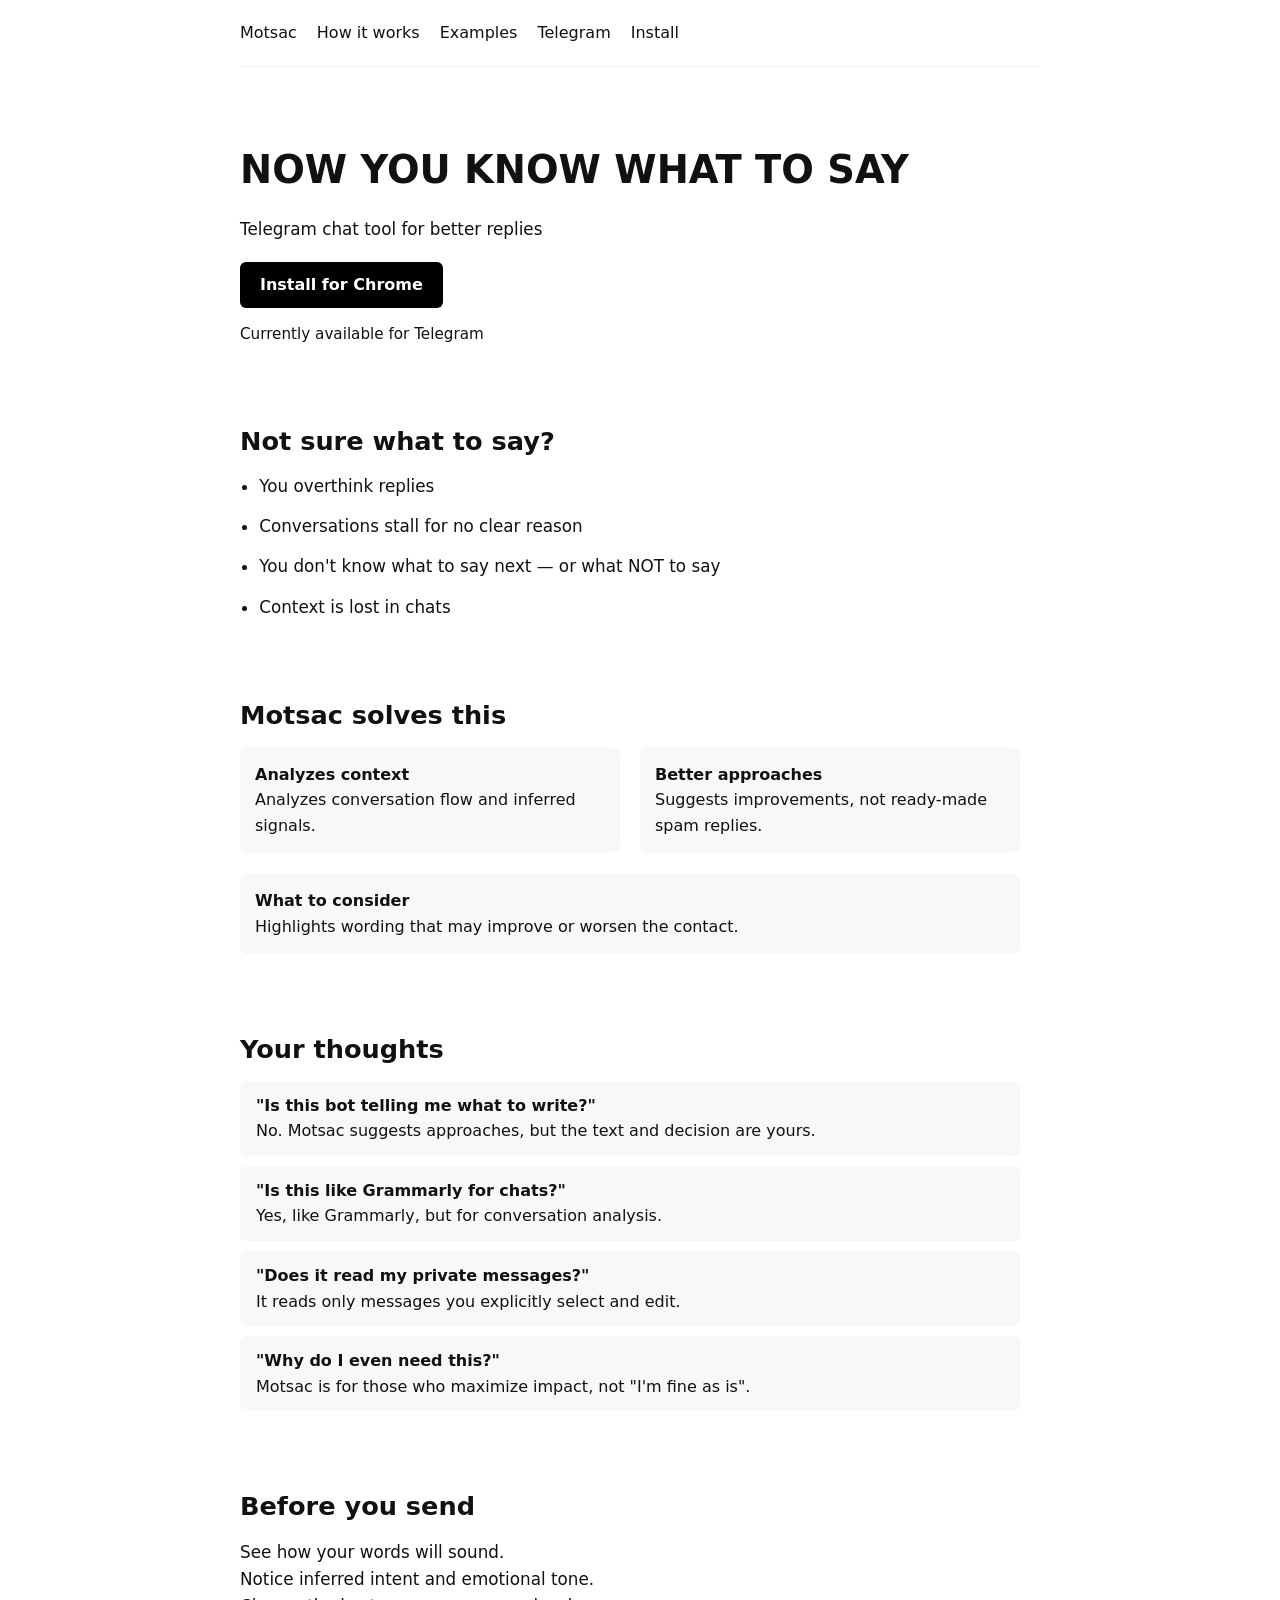
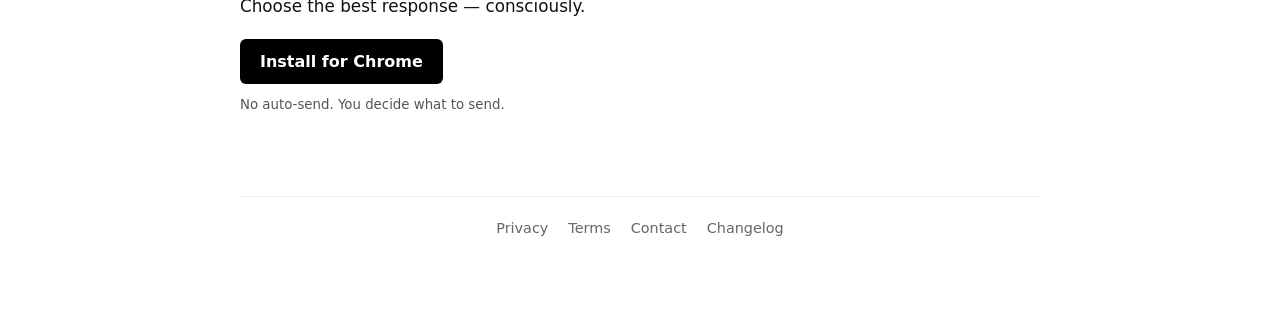
<file: index.html>
<!DOCTYPE html>
<html lang="en">
<head>
  <meta charset="UTF-8" />
  <meta name="viewport" content="width=device-width, initial-scale=1.0" />
  <title>Now You Know What To Say — Motsac</title>
  <meta name="description" content="Telegram chat tool for better replies">
  <link rel="stylesheet" href="styles.css?v=15">
  <!-- Google tag (gtag.js) -->
  <script async src="https://www.googletagmanager.com/gtag/js?id=G-V90RZD0FSQ"></script>
  <script>
    window.dataLayer = window.dataLayer || [];
    function gtag(){dataLayer.push(arguments);}
    gtag('js', new Date());

    gtag('config', 'G-V90RZD0FSQ');
  </script>
</head>
<body>

  <header>
    <nav>
      <a href="/">Motsac</a>
      <a href="/how-it-works/">How it works</a>
      <a href="/examples/">Examples</a>
      <a href="/telegram/">Telegram</a>
      <a href="/install/">Install</a>
    </nav>
  </header>

  <main>
  <section id="hero">
    <h1>Now you know what to say</h1>
    <p>Telegram chat tool for better replies</p>
    <div class="buttons">
      <a href="/install/" class="primary">Install for Chrome</a>
    </div>
    <div class="channels">
      <span>Currently available for Telegram</span>
    </div>
  </section>

  <section id="problem">
    <h2>Not sure what to say?</h2>
    <ul>
      <li>You overthink replies</li>
      <li>Conversations stall for no clear reason</li>
      <li>You don't know what to say next — or what NOT to say</li>
      <li>Context is lost in chats</li>
    </ul>
  </section>

  <section id="solution">
    <h2>Motsac solves this</h2>
    <div class="columns">
      <div><b>Analyzes context</b><br>Analyzes conversation flow and inferred signals.</div>
      <div><b>Better approaches</b><br>Suggests improvements, not ready-made spam replies.</div>
      <div><b>What to consider</b><br>Highlights wording that may improve or worsen the contact.</div>
    </div>
  </section>

  <section id="skeptic">
    <h2>Your thoughts</h2>
    <div class="usecases">
      <div><b>"Is this bot telling me what to write?"</b><br>
      No. Motsac suggests approaches, but the text and decision are yours.</div>

      <div><b>"Is this like Grammarly for chats?"</b><br>
      Yes, like Grammarly, but for conversation analysis.</div>

      <div><b>"Does it read my private messages?"</b><br>
      It reads only messages you explicitly select and edit.</div>

      <div><b>"Why do I even need this?"</b><br>
      Motsac is for those who maximize impact, not "I'm fine as is".</div>
    </div>
  </section>

  <section id="control">
    <h2>Before you send</h2>
    <p>
      See how your words will sound.<br>
      Notice inferred intent and emotional tone.<br>
      Choose the best response — consciously.
    </p>
    <div class="buttons">
      <a href="/install/" class="primary">Install for Chrome</a>
    </div>
    <small>No auto-send. You decide what to send.</small>
  </section>
  </main>

  <footer>
    <nav>
      <a href="/privacy/">Privacy</a>
      <a href="/terms/">Terms</a>
      <a href="/contact/">Contact</a>
      <a href="/changelog/">Changelog</a>
    </nav>
  </footer>

</body>
</html>
</file>
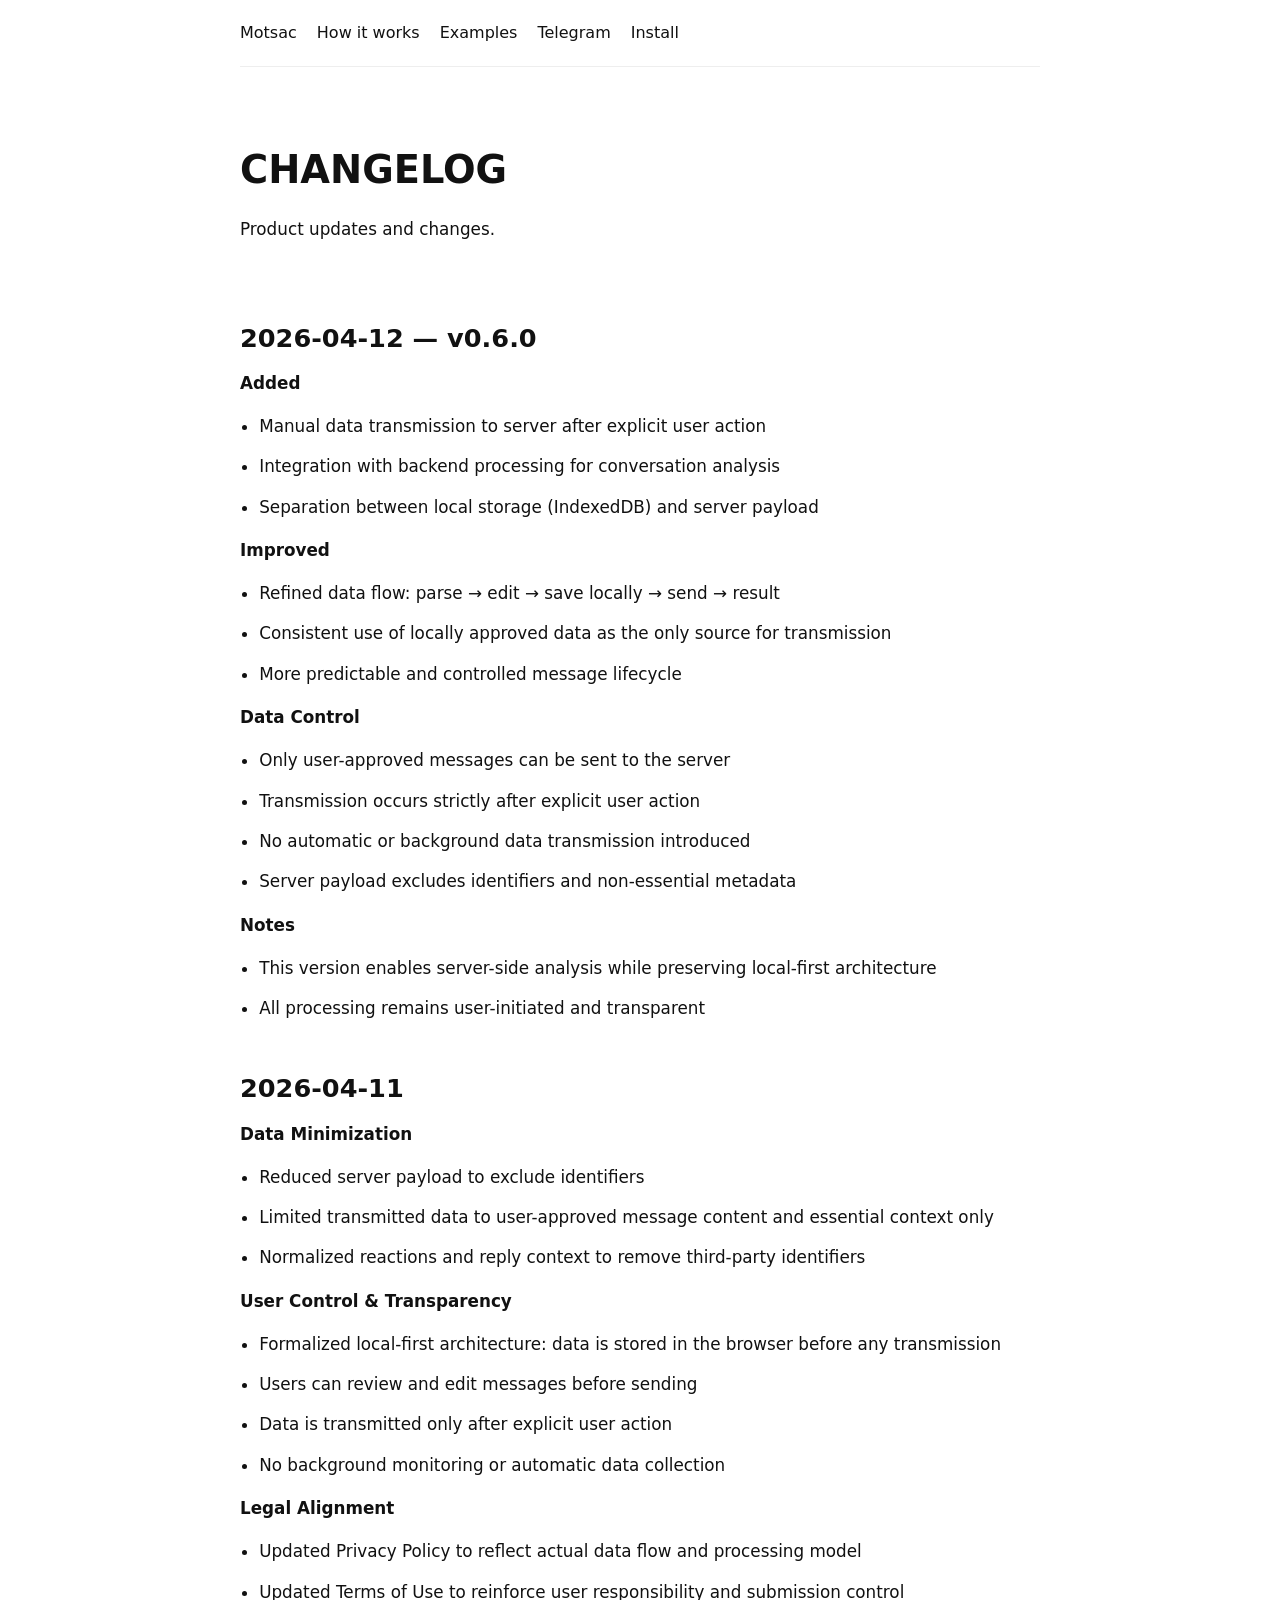
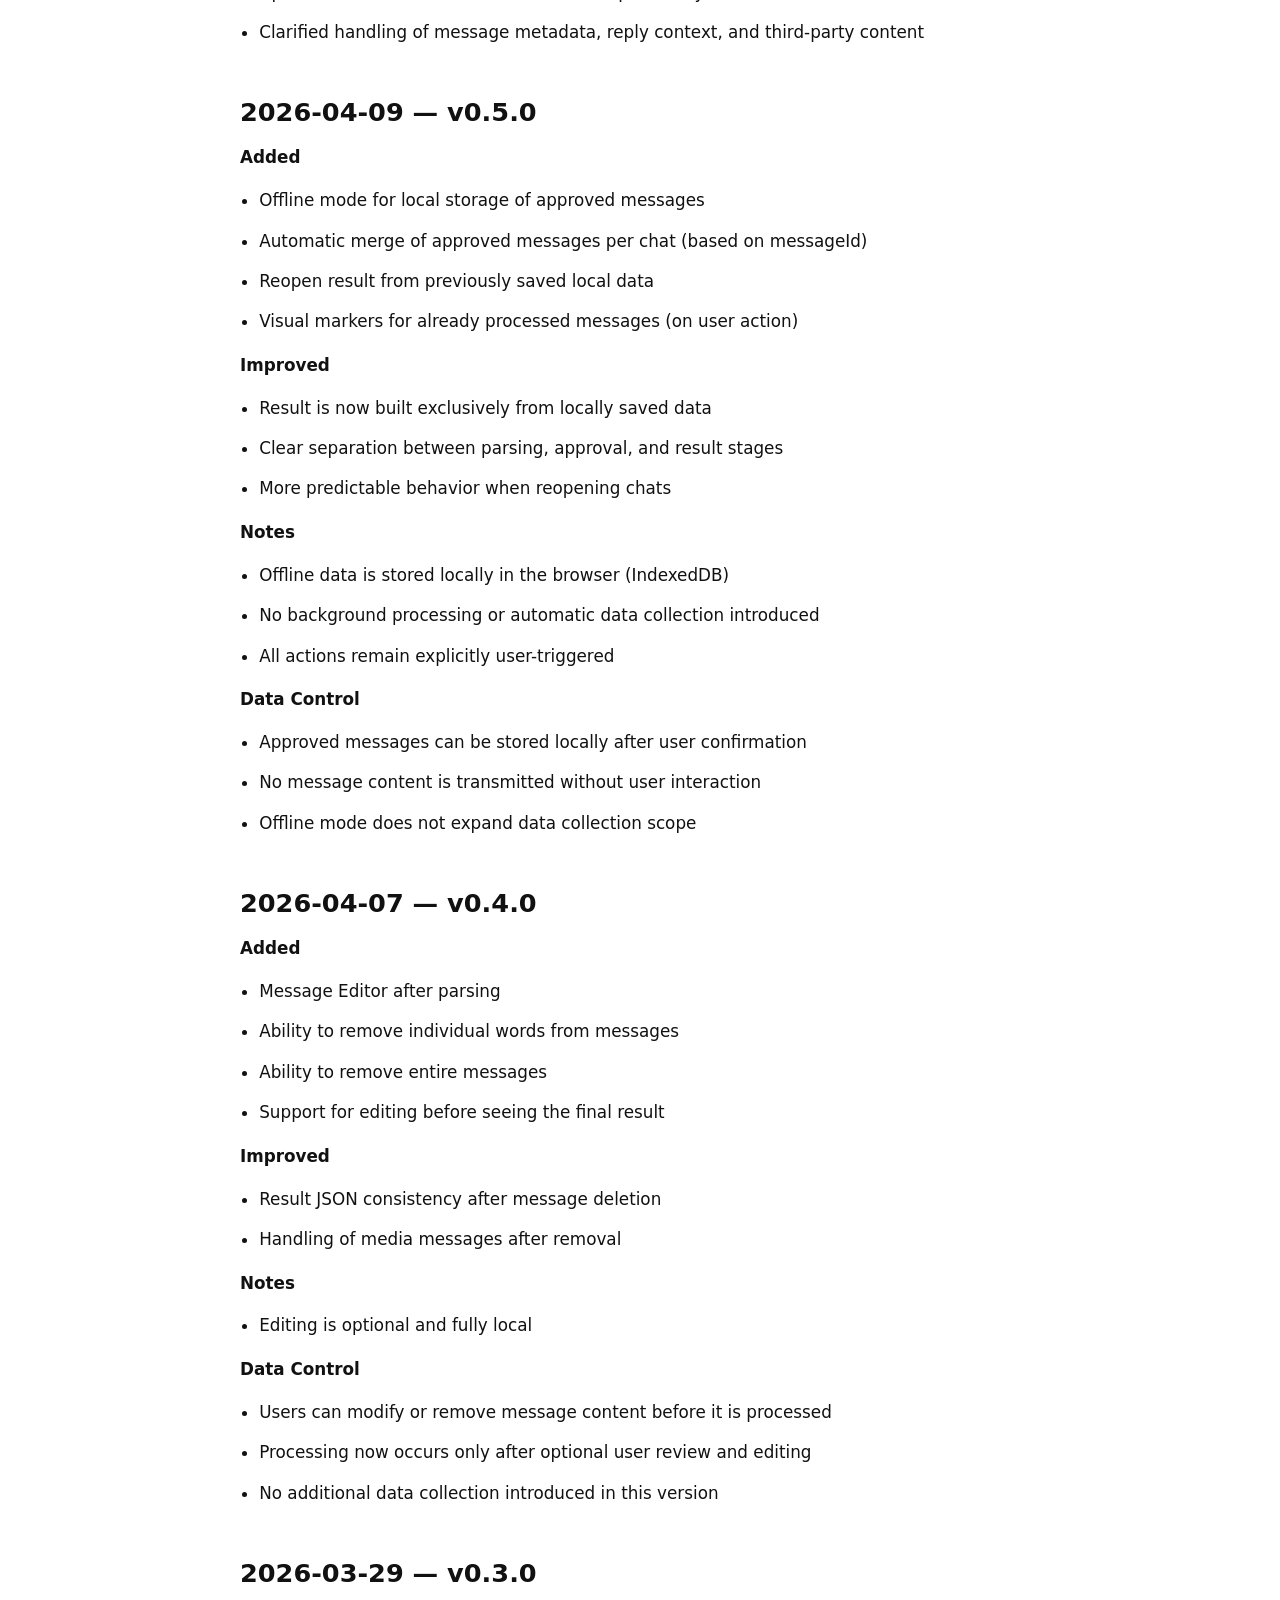
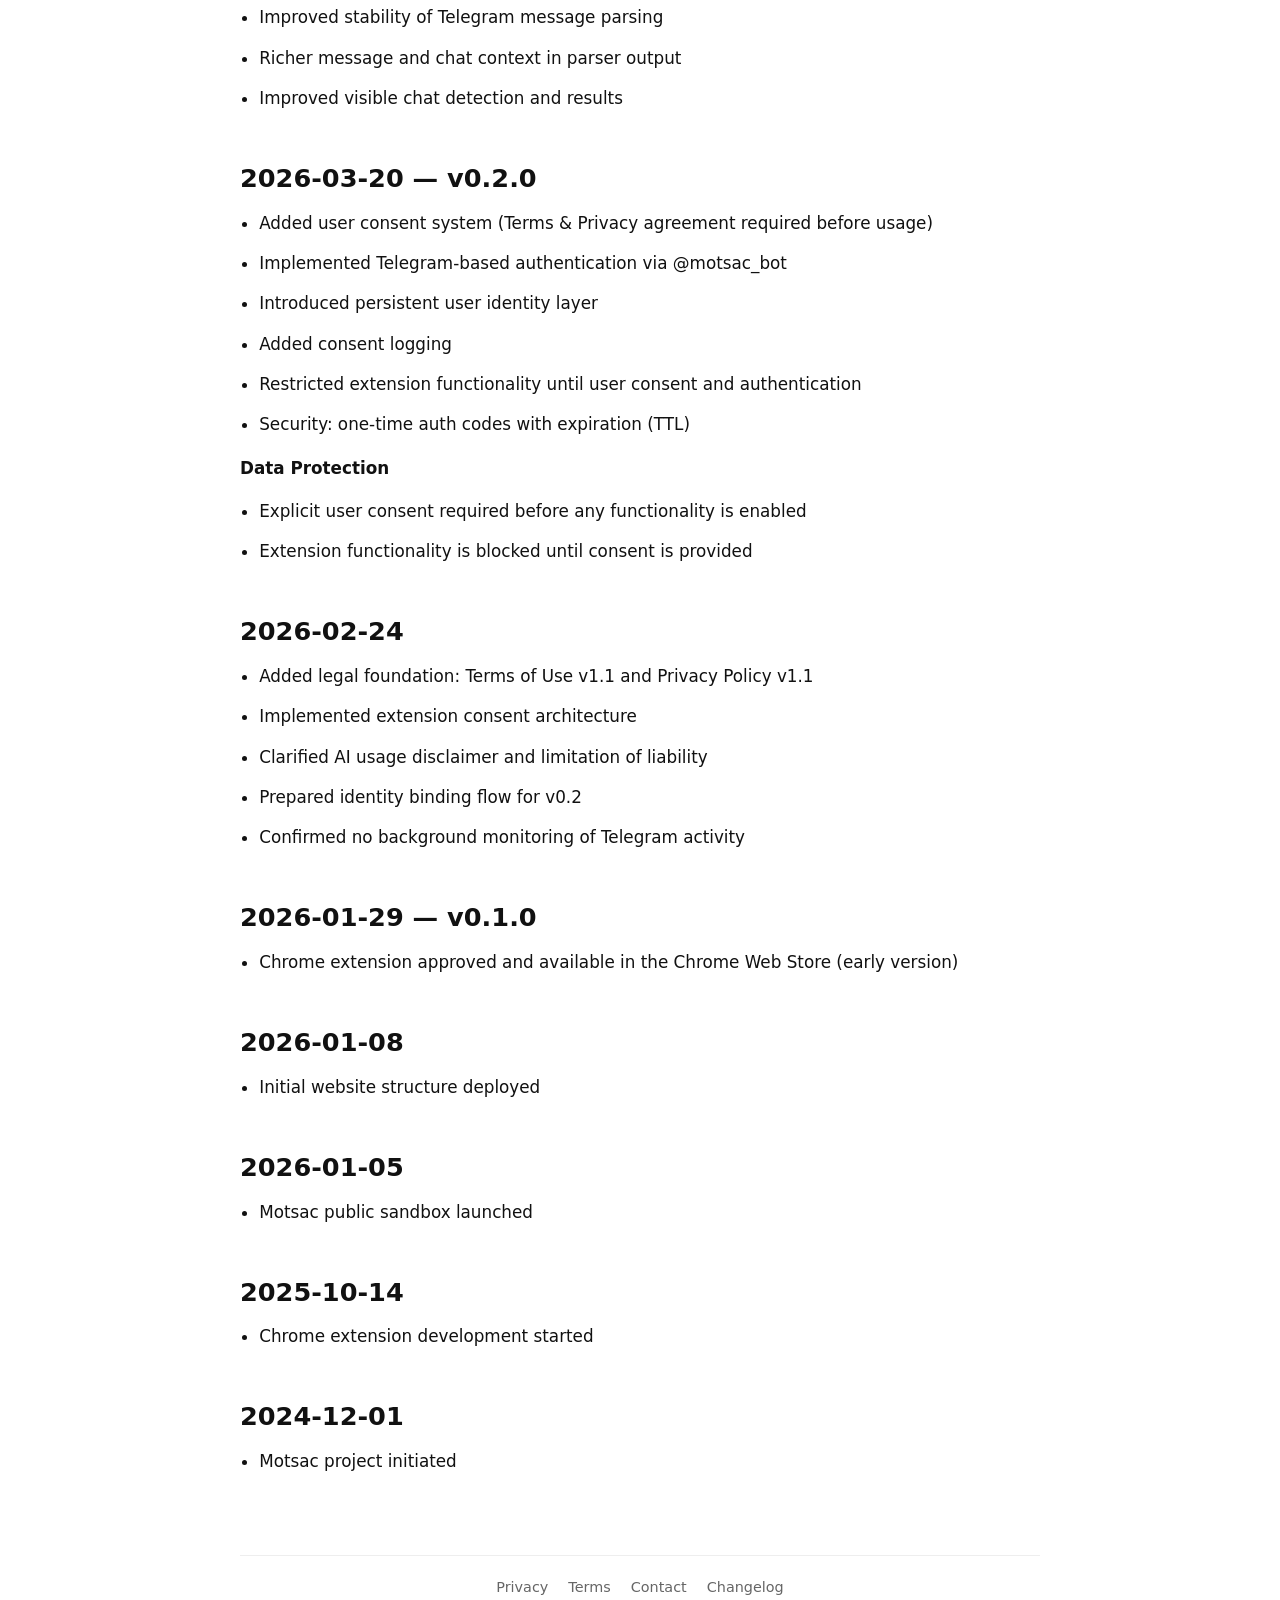
<file: changelog/index.html>
<!DOCTYPE html>
<html lang="en">
<head>
  <meta charset="UTF-8" />
  <meta name="viewport" content="width=device-width, initial-scale=1.0" />
  <title>Changelog — Motsac</title>
  <meta name="description" content="Motsac product updates and changes">
  <link rel="stylesheet" href="../styles.css?v=15">
  <!-- Google tag (gtag.js) -->
  <script async src="https://www.googletagmanager.com/gtag/js?id=G-V90RZD0FSQ"></script>
  <script>
    window.dataLayer = window.dataLayer || [];
    function gtag(){dataLayer.push(arguments);}
    gtag('js', new Date());

    gtag('config', 'G-V90RZD0FSQ');
  </script>
</head>
<body>

  <header>
    <nav>
      <a href="/">Motsac</a>
      <a href="/how-it-works/">How it works</a>
      <a href="/examples/">Examples</a>
      <a href="/telegram/">Telegram</a>
      <a href="/install/">Install</a>
    </nav>
  </header>

  <main>
  <section id="hero">
    <h1>Changelog</h1>
    <p>Product updates and changes.</p>
  </section>

  <section id="updates">
    <h2><time datetime="2026-04-12">2026-04-12 — v0.6.0</time></h2>
    <p><strong>Added</strong></p>
    <ul>
      <li>Manual data transmission to server after explicit user action</li>
      <li>Integration with backend processing for conversation analysis</li>
      <li>Separation between local storage (IndexedDB) and server payload</li>
    </ul>
    <p><strong>Improved</strong></p>
    <ul>
      <li>Refined data flow: parse → edit → save locally → send → result</li>
      <li>Consistent use of locally approved data as the only source for transmission</li>
      <li>More predictable and controlled message lifecycle</li>
    </ul>
    <p><strong>Data Control</strong></p>
    <ul>
      <li>Only user-approved messages can be sent to the server</li>
      <li>Transmission occurs strictly after explicit user action</li>
      <li>No automatic or background data transmission introduced</li>
      <li>Server payload excludes identifiers and non-essential metadata</li>
    </ul>
    <p><strong>Notes</strong></p>
    <ul>
      <li>This version enables server-side analysis while preserving local-first architecture</li>
      <li>All processing remains user-initiated and transparent</li>
    </ul>

    <h2><time datetime="2026-04-11">2026-04-11</time></h2>
    <p><strong>Data Minimization</strong></p>
    <ul>
      <li>Reduced server payload to exclude identifiers</li>
      <li>Limited transmitted data to user-approved message content and essential context only</li>
      <li>Normalized reactions and reply context to remove third-party identifiers</li>
    </ul>
    <p><strong>User Control & Transparency</strong></p>
    <ul>
      <li>Formalized local-first architecture: data is stored in the browser before any transmission</li>
      <li>Users can review and edit messages before sending</li>
      <li>Data is transmitted only after explicit user action</li>
      <li>No background monitoring or automatic data collection</li>
    </ul>
    <p><strong>Legal Alignment</strong></p>
    <ul>
      <li>Updated Privacy Policy to reflect actual data flow and processing model</li>
      <li>Updated Terms of Use to reinforce user responsibility and submission control</li>
      <li>Clarified handling of message metadata, reply context, and third-party content</li>
    </ul>

    <h2><time datetime="2026-04-09">2026-04-09 — v0.5.0</time></h2>
    <p><strong>Added</strong></p>
    <ul>
      <li>Offline mode for local storage of approved messages</li>
      <li>Automatic merge of approved messages per chat (based on messageId)</li>
      <li>Reopen result from previously saved local data</li>
      <li>Visual markers for already processed messages (on user action)</li>
    </ul>
    <p><strong>Improved</strong></p>
    <ul>
      <li>Result is now built exclusively from locally saved data</li>
      <li>Clear separation between parsing, approval, and result stages</li>
      <li>More predictable behavior when reopening chats</li>
    </ul>
    <p><strong>Notes</strong></p>
    <ul>
      <li>Offline data is stored locally in the browser (IndexedDB)</li>
      <li>No background processing or automatic data collection introduced</li>
      <li>All actions remain explicitly user-triggered</li>
    </ul>
    <p><strong>Data Control</strong></p>
    <ul>
      <li>Approved messages can be stored locally after user confirmation</li>
      <li>No message content is transmitted without user interaction</li>
      <li>Offline mode does not expand data collection scope</li>
    </ul>

    <h2><time datetime="2026-04-07">2026-04-07 — v0.4.0</time></h2>
    <p><strong>Added</strong></p>
    <ul>
      <li>Message Editor after parsing</li>
      <li>Ability to remove individual words from messages</li>
      <li>Ability to remove entire messages</li>
      <li>Support for editing before seeing the final result</li>
    </ul>
    <p><strong>Improved</strong></p>
    <ul>
      <li>Result JSON consistency after message deletion</li>
      <li>Handling of media messages after removal</li>
    </ul>
    <p><strong>Notes</strong></p>
    <ul>
      <li>Editing is optional and fully local</li>
    </ul>
    <p><strong>Data Control</strong></p>
    <ul>
      <li>Users can modify or remove message content before it is processed</li>
      <li>Processing now occurs only after optional user review and editing</li>
      <li>No additional data collection introduced in this version</li>
    </ul>

    <h2><time datetime="2026-03-29">2026-03-29 — v0.3.0</time></h2>
    <ul>
      <li>Improved stability of Telegram message parsing</li>
      <li>Richer message and chat context in parser output</li>
      <li>Improved visible chat detection and results</li>
    </ul>

    <h2><time datetime="2026-03-20">2026-03-20 — v0.2.0</time></h2>
    <ul>
      <li>Added user consent system (Terms & Privacy agreement required before usage)</li>
      <li>Implemented Telegram-based authentication via @motsac_bot</li>
      <li>Introduced persistent user identity layer</li>
      <li>Added consent logging</li>
      <li>Restricted extension functionality until user consent and authentication</li>
      <li>Security: one-time auth codes with expiration (TTL)</li>
    </ul>
    <p><strong>Data Protection</strong></p>
    <ul>
      <li>Explicit user consent required before any functionality is enabled</li>
      <li>Extension functionality is blocked until consent is provided</li>
    </ul>

    <h2><time datetime="2026-02-24">2026-02-24</time></h2>
    <ul>
      <li>Added legal foundation: Terms of Use v1.1 and Privacy Policy v1.1</li>
      <li>Implemented extension consent architecture</li>
      <li>Clarified AI usage disclaimer and limitation of liability</li>
      <li>Prepared identity binding flow for v0.2</li>
      <li>Confirmed no background monitoring of Telegram activity</li>
    </ul>

    <h2><time datetime="2026-01-29">2026-01-29 — v0.1.0</time></h2>
    <ul>
      <li>Chrome extension approved and available in the Chrome Web Store (early version)</li>
    </ul>

    <h2><time datetime="2026-01-08">2026-01-08</time></h2>
    <ul>
      <li>Initial website structure deployed</li>
    </ul>

    <h2><time datetime="2026-01-05">2026-01-05</time></h2>
    <ul>
      <li>Motsac public sandbox launched</li>
    </ul>

    <h2><time datetime="2025-10-14">2025-10-14</time></h2>
    <ul>
      <li>Chrome extension development started</li>
    </ul>

    <h2><time datetime="2024-12-01">2024-12-01</time></h2>
    <ul>
      <li>Motsac project initiated</li>
    </ul>
  </section>
  </main>

  <footer>
    <nav>
      <a href="/privacy/">Privacy</a>
      <a href="/terms/">Terms</a>
      <a href="/contact/">Contact</a>
      <a href="/changelog/">Changelog</a>
    </nav>
  </footer>

</body>
</html>
</file>
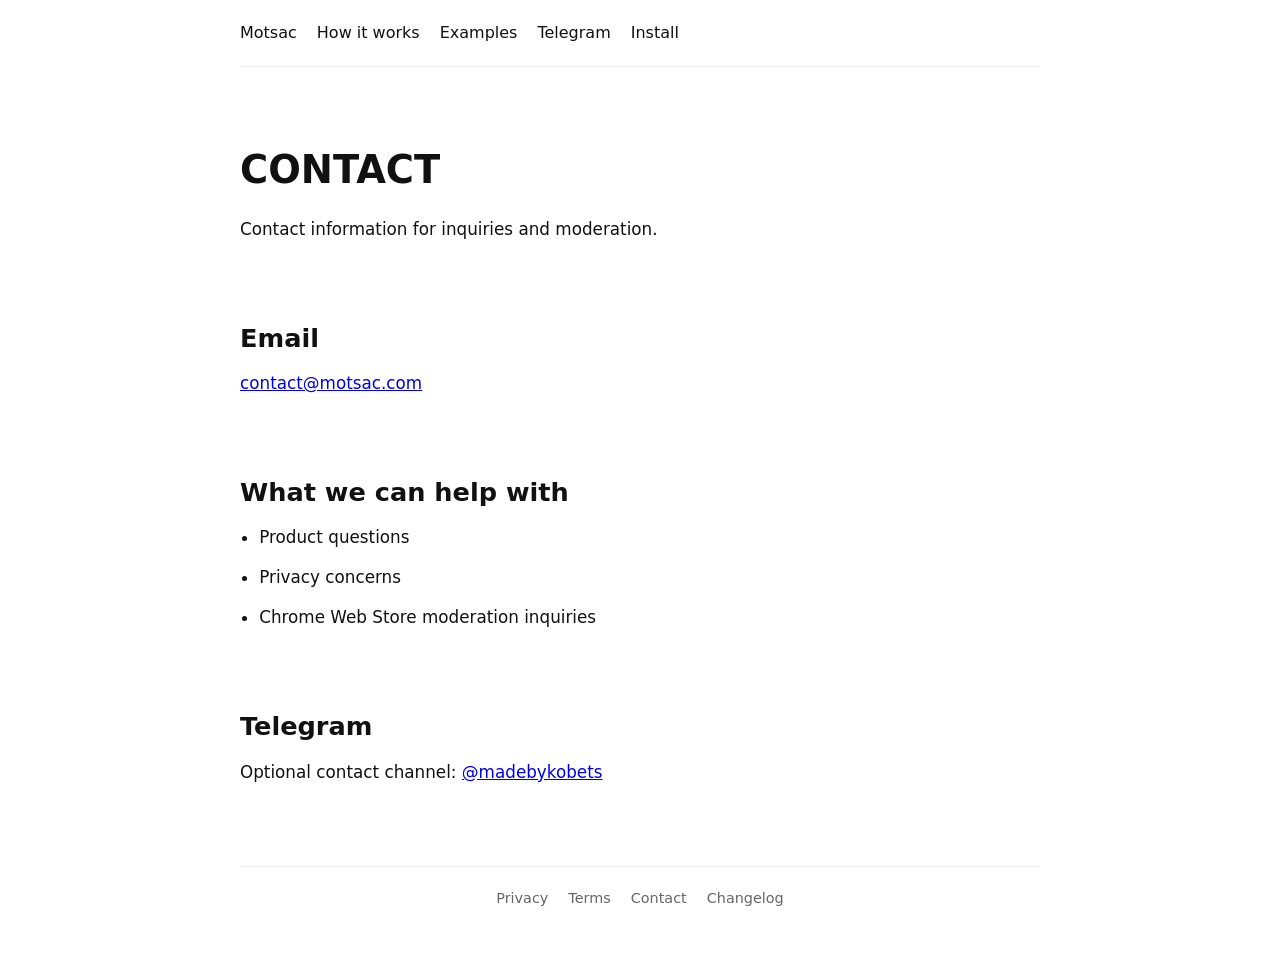
<file: contact/index.html>
<!DOCTYPE html>
<html lang="en">
<head>
  <meta charset="UTF-8" />
  <meta name="viewport" content="width=device-width, initial-scale=1.0" />
  <title>Contact — Motsac</title>
  <meta name="description" content="Contact Motsac team">
  <link rel="stylesheet" href="../styles.css?v=15">
  <!-- Google tag (gtag.js) -->
  <script async src="https://www.googletagmanager.com/gtag/js?id=G-V90RZD0FSQ"></script>
  <script>
    window.dataLayer = window.dataLayer || [];
    function gtag(){dataLayer.push(arguments);}
    gtag('js', new Date());

    gtag('config', 'G-V90RZD0FSQ');
  </script>
</head>
<body>

  <header>
    <nav>
      <a href="/">Motsac</a>
      <a href="/how-it-works/">How it works</a>
      <a href="/examples/">Examples</a>
      <a href="/telegram/">Telegram</a>
      <a href="/install/">Install</a>
    </nav>
  </header>

  <main>
  <section id="hero">
    <h1>Contact</h1>
    <p>Contact information for inquiries and moderation.</p>
  </section>

  <section id="email">
    <h2>Email</h2>
    <p><a href="mailto:contact@motsac.com">contact@motsac.com</a></p>
  </section>

  <section id="purpose">
    <h2>What we can help with</h2>
    <ul>
      <li>Product questions</li>
      <li>Privacy concerns</li>
      <li>Chrome Web Store moderation inquiries</li>
    </ul>
  </section>

  <section id="telegram">
    <h2>Telegram</h2>
    <p>Optional contact channel: <a href="https://t.me/madebykobets" target="_blank">@madebykobets</a></p>
  </section>
  </main>

  <footer>
    <nav>
      <a href="/privacy/">Privacy</a>
      <a href="/terms/">Terms</a>
      <a href="/contact/">Contact</a>
      <a href="/changelog/">Changelog</a>
    </nav>
  </footer>

</body>
</html>
</file>
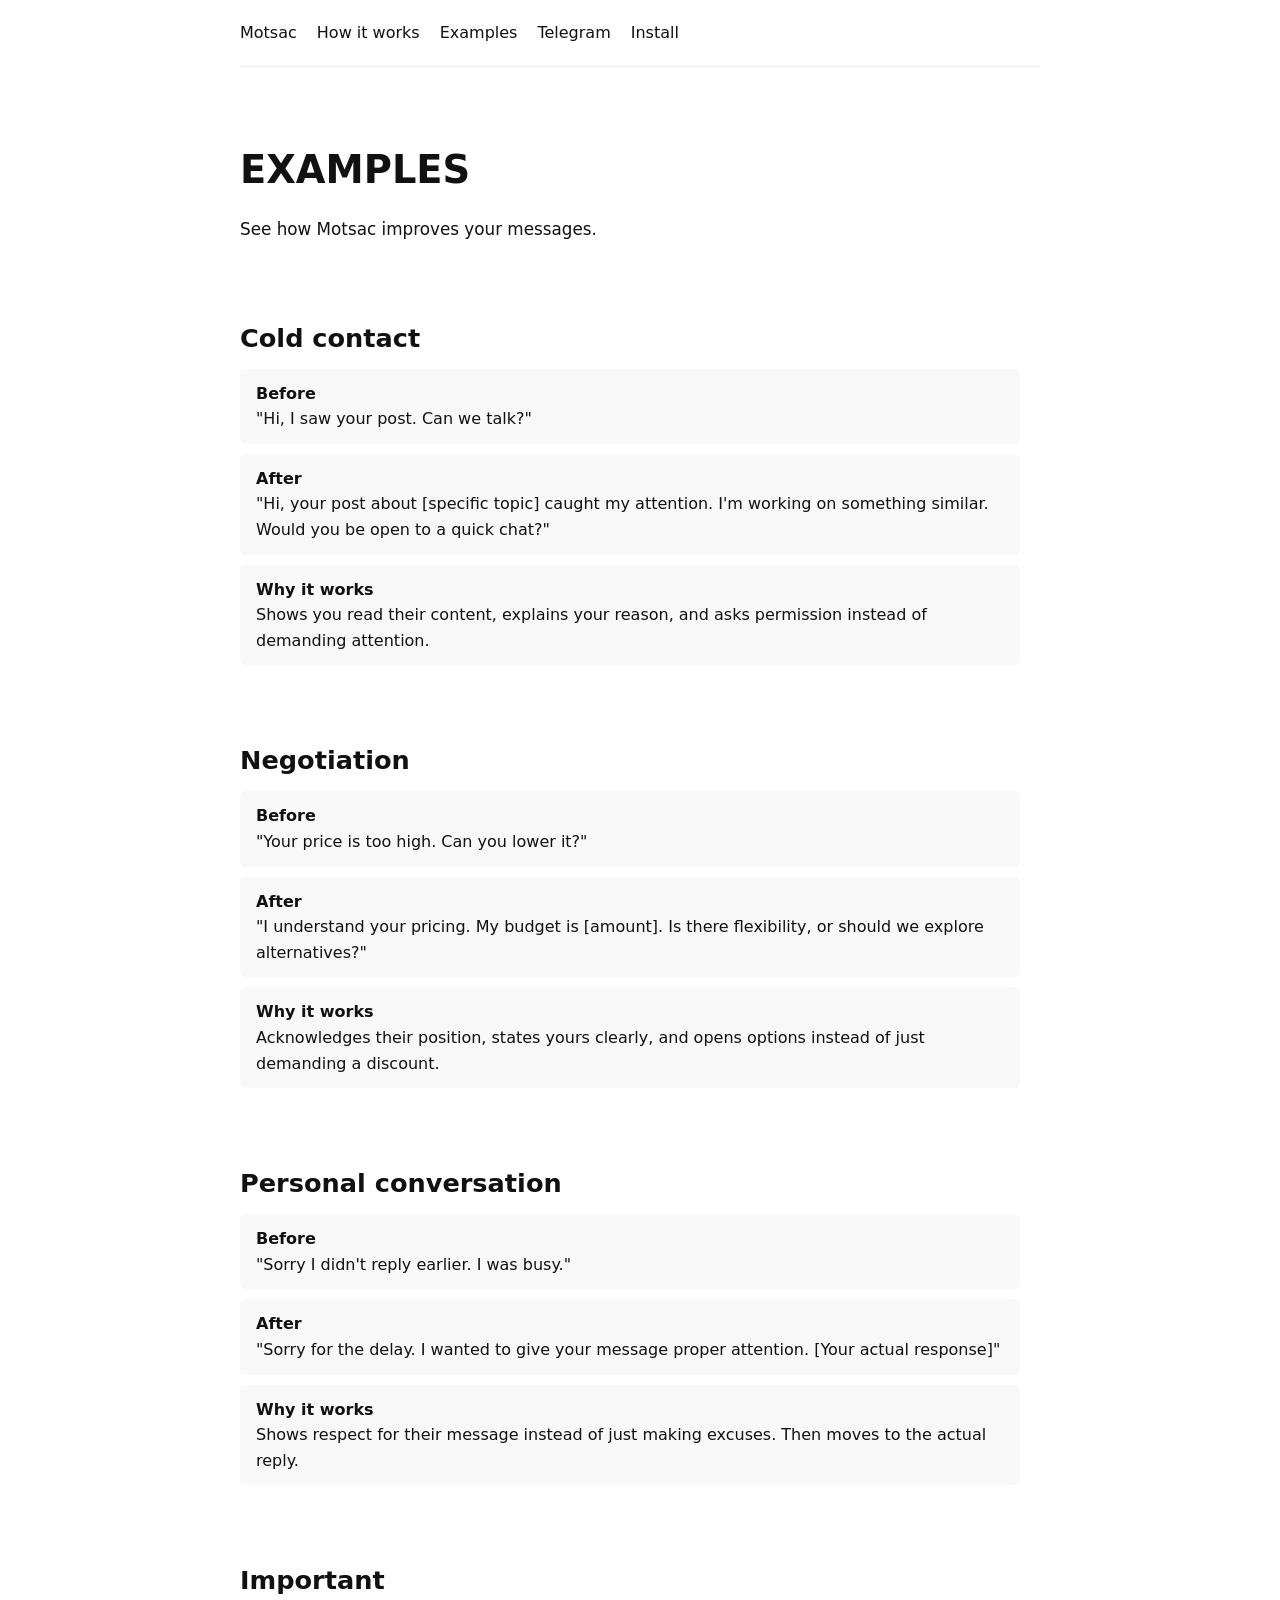
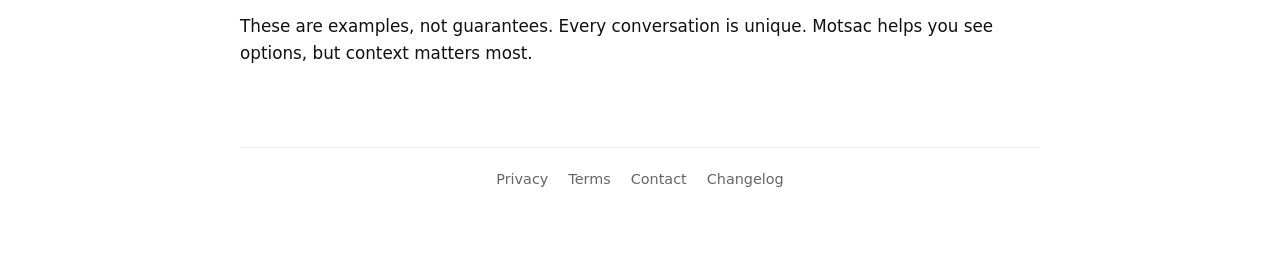
<file: examples/index.html>
<!DOCTYPE html>
<html lang="en">
<head>
  <meta charset="UTF-8" />
  <meta name="viewport" content="width=device-width, initial-scale=1.0" />
  <title>Examples — Motsac</title>
  <meta name="description" content="See how Motsac improves your messages">
  <link rel="stylesheet" href="../styles.css?v=15">
  <!-- Google tag (gtag.js) -->
  <script async src="https://www.googletagmanager.com/gtag/js?id=G-V90RZD0FSQ"></script>
  <script>
    window.dataLayer = window.dataLayer || [];
    function gtag(){dataLayer.push(arguments);}
    gtag('js', new Date());

    gtag('config', 'G-V90RZD0FSQ');
  </script>
</head>
<body>

  <header>
    <nav>
      <a href="/">Motsac</a>
      <a href="/how-it-works/">How it works</a>
      <a href="/examples/">Examples</a>
      <a href="/telegram/">Telegram</a>
      <a href="/install/">Install</a>
    </nav>
  </header>

  <main>
  <section id="hero">
    <h1>Examples</h1>
    <p>See how Motsac improves your messages.</p>
  </section>

  <section id="cold-contact">
    <h2>Cold contact</h2>
    <div class="usecases">
      <div><b>Before</b><br>
      "Hi, I saw your post. Can we talk?"</div>
      <div><b>After</b><br>
      "Hi, your post about [specific topic] caught my attention. I'm working on something similar. Would you be open to a quick chat?"</div>
      <div><b>Why it works</b><br>
      Shows you read their content, explains your reason, and asks permission instead of demanding attention.</div>
    </div>
  </section>

  <section id="negotiation">
    <h2>Negotiation</h2>
    <div class="usecases">
      <div><b>Before</b><br>
      "Your price is too high. Can you lower it?"</div>
      <div><b>After</b><br>
      "I understand your pricing. My budget is [amount]. Is there flexibility, or should we explore alternatives?"</div>
      <div><b>Why it works</b><br>
      Acknowledges their position, states yours clearly, and opens options instead of just demanding a discount.</div>
    </div>
  </section>

  <section id="personal">
    <h2>Personal conversation</h2>
    <div class="usecases">
      <div><b>Before</b><br>
      "Sorry I didn't reply earlier. I was busy."</div>
      <div><b>After</b><br>
      "Sorry for the delay. I wanted to give your message proper attention. [Your actual response]"</div>
      <div><b>Why it works</b><br>
      Shows respect for their message instead of just making excuses. Then moves to the actual reply.</div>
    </div>
  </section>

  <section id="note">
    <h2>Important</h2>
    <p>These are examples, not guarantees. Every conversation is unique. Motsac helps you see options, but context matters most.</p>
  </section>
  </main>

  <footer>
    <nav>
      <a href="/privacy/">Privacy</a>
      <a href="/terms/">Terms</a>
      <a href="/contact/">Contact</a>
      <a href="/changelog/">Changelog</a>
    </nav>
  </footer>

</body>
</html>
</file>
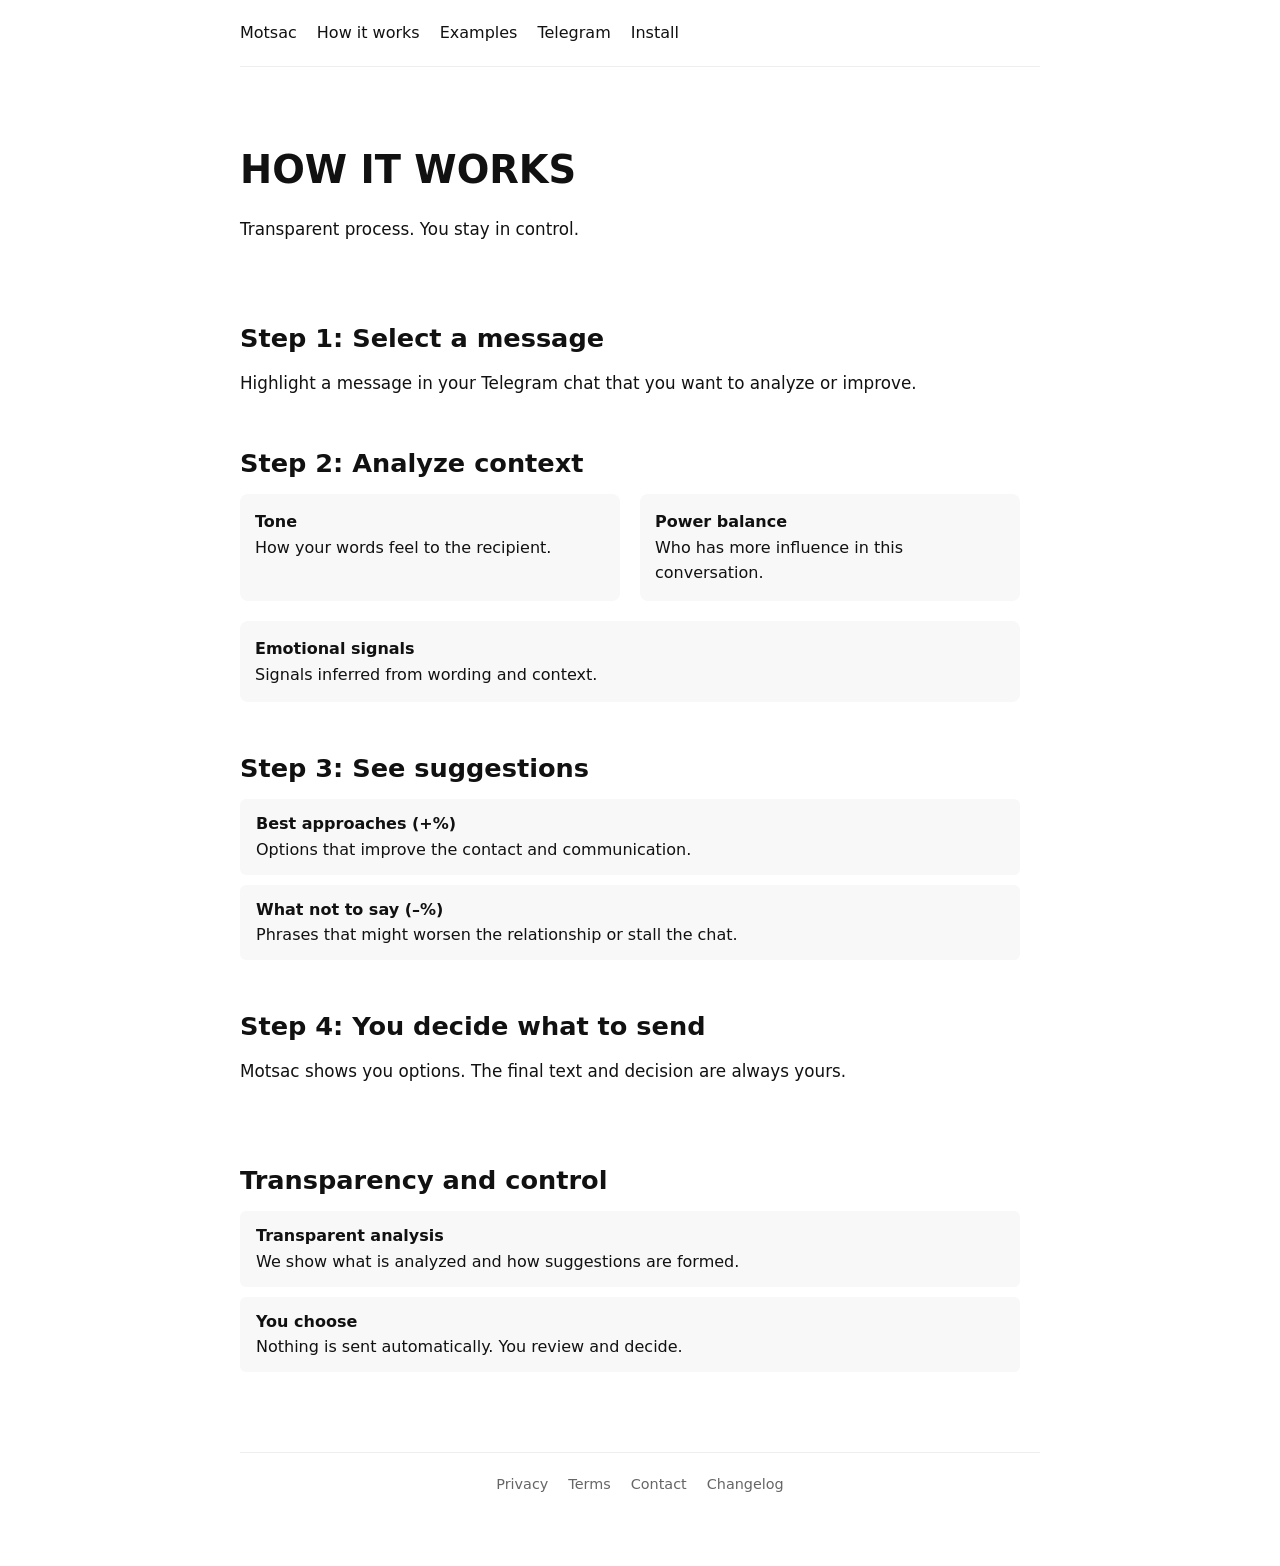
<file: how-it-works/index.html>
<!DOCTYPE html>
<html lang="en">
<head>
  <meta charset="UTF-8" />
  <meta name="viewport" content="width=device-width, initial-scale=1.0" />
  <title>How It Works — Motsac</title>
  <meta name="description" content="How Motsac analyzes conversations and suggests better replies">
  <link rel="stylesheet" href="../styles.css?v=15">
  <!-- Google tag (gtag.js) -->
  <script async src="https://www.googletagmanager.com/gtag/js?id=G-V90RZD0FSQ"></script>
  <script>
    window.dataLayer = window.dataLayer || [];
    function gtag(){dataLayer.push(arguments);}
    gtag('js', new Date());

    gtag('config', 'G-V90RZD0FSQ');
  </script>
</head>
<body>

  <header>
    <nav>
      <a href="/">Motsac</a>
      <a href="/how-it-works/">How it works</a>
      <a href="/examples/">Examples</a>
      <a href="/telegram/">Telegram</a>
      <a href="/install/">Install</a>
    </nav>
  </header>

  <main>
  <section id="hero">
    <h1>How it works</h1>
    <p>Transparent process. You stay in control.</p>
  </section>

  <section id="steps">
    <h2>Step 1: Select a message</h2>
    <p>Highlight a message in your Telegram chat that you want to analyze or improve.</p>

    <h2>Step 2: Analyze context</h2>
    <div class="columns">
      <div><b>Tone</b><br>How your words feel to the recipient.</div>
      <div><b>Power balance</b><br>Who has more influence in this conversation.</div>
      <div><b>Emotional signals</b><br>Signals inferred from wording and context.</div>
    </div>

    <h2>Step 3: See suggestions</h2>
    <div class="usecases">
      <div><b>Best approaches (+%)</b><br>
      Options that improve the contact and communication.</div>
      <div><b>What not to say (–%)</b><br>
      Phrases that might worsen the relationship or stall the chat.</div>
    </div>

    <h2>Step 4: You decide what to send</h2>
    <p>Motsac shows you options. The final text and decision are always yours.</p>
  </section>

  <section id="transparency">
    <h2>Transparency and control</h2>
    <div class="usecases">
      <div><b>Transparent analysis</b><br>
      We show what is analyzed and how suggestions are formed.</div>
      <div><b>You choose</b><br>
      Nothing is sent automatically. You review and decide.</div>
    </div>
  </section>
  </main>

  <footer>
    <nav>
      <a href="/privacy/">Privacy</a>
      <a href="/terms/">Terms</a>
      <a href="/contact/">Contact</a>
      <a href="/changelog/">Changelog</a>
    </nav>
  </footer>

</body>
</html>
</file>
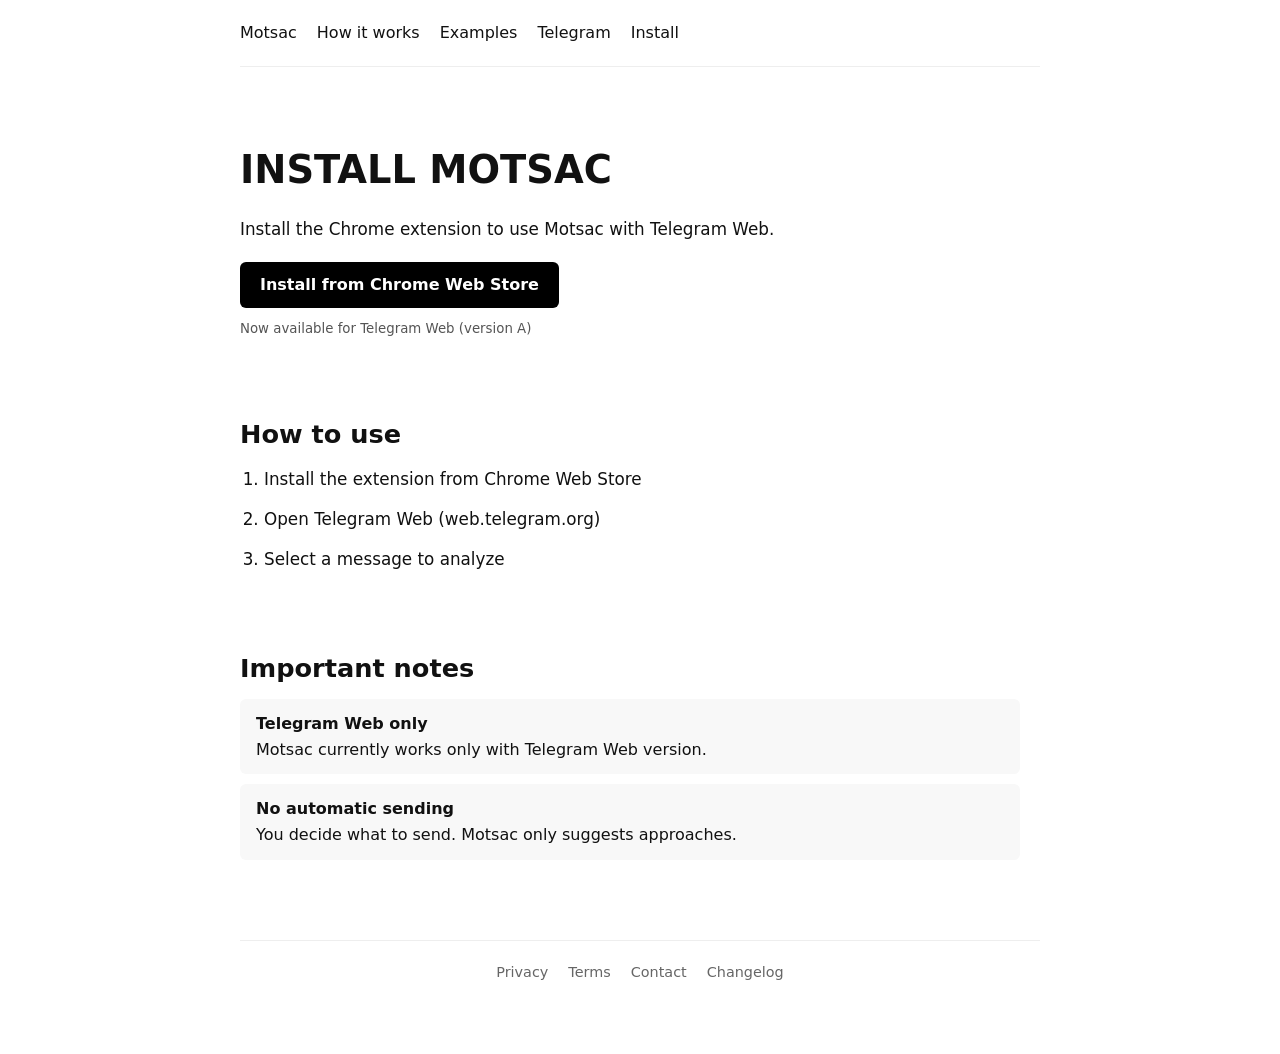
<file: install/index.html>
<!DOCTYPE html>
<html lang="en">
<head>
  <meta charset="UTF-8" />
  <meta name="viewport" content="width=device-width, initial-scale=1.0" />
  <title>Install — Motsac</title>
  <meta name="description" content="Install Motsac Chrome extension for Telegram">
  <link rel="stylesheet" href="../styles.css?v=15">
  <!-- Google tag (gtag.js) -->
  <script async src="https://www.googletagmanager.com/gtag/js?id=G-V90RZD0FSQ"></script>
  <script>
    window.dataLayer = window.dataLayer || [];
    function gtag(){dataLayer.push(arguments);}
    gtag('js', new Date());

    gtag('config', 'G-V90RZD0FSQ');
  </script>
</head>
<body>

  <header>
    <nav>
      <a href="/">Motsac</a>
      <a href="/how-it-works/">How it works</a>
      <a href="/examples/">Examples</a>
      <a href="/telegram/">Telegram</a>
      <a href="/install/">Install</a>
    </nav>
  </header>

  <main>
  <section id="hero">
    <h1>Install Motsac</h1>
    <p>Install the Chrome extension to use Motsac with Telegram Web.</p>
    <div class="buttons">
      <a href="https://chromewebstore.google.com/detail/motsac/onojkpbmfeaoiajdhjcjpaokjemachjm?hl=uk&utm_source=motsac.com" class="primary">Install from Chrome Web Store</a>
    </div>
    <small>Now available for Telegram Web (version A)</small>
  </section>

  <section id="steps">
    <h2>How to use</h2>
    <ol>
      <li>Install the extension from Chrome Web Store</li>
      <li>Open Telegram Web (web.telegram.org)</li>
      <li>Select a message to analyze</li>
    </ol>
  </section>

  <section id="notes">
    <h2>Important notes</h2>
    <div class="usecases">
      <div><b>Telegram Web only</b><br>
      Motsac currently works only with Telegram Web version.</div>
      <div><b>No automatic sending</b><br>
      You decide what to send. Motsac only suggests approaches.</div>
    </div>
  </section>
  </main>

  <footer>
    <nav>
      <a href="/privacy/">Privacy</a>
      <a href="/terms/">Terms</a>
      <a href="/contact/">Contact</a>
      <a href="/changelog/">Changelog</a>
    </nav>
  </footer>

</body>
</html>
</file>
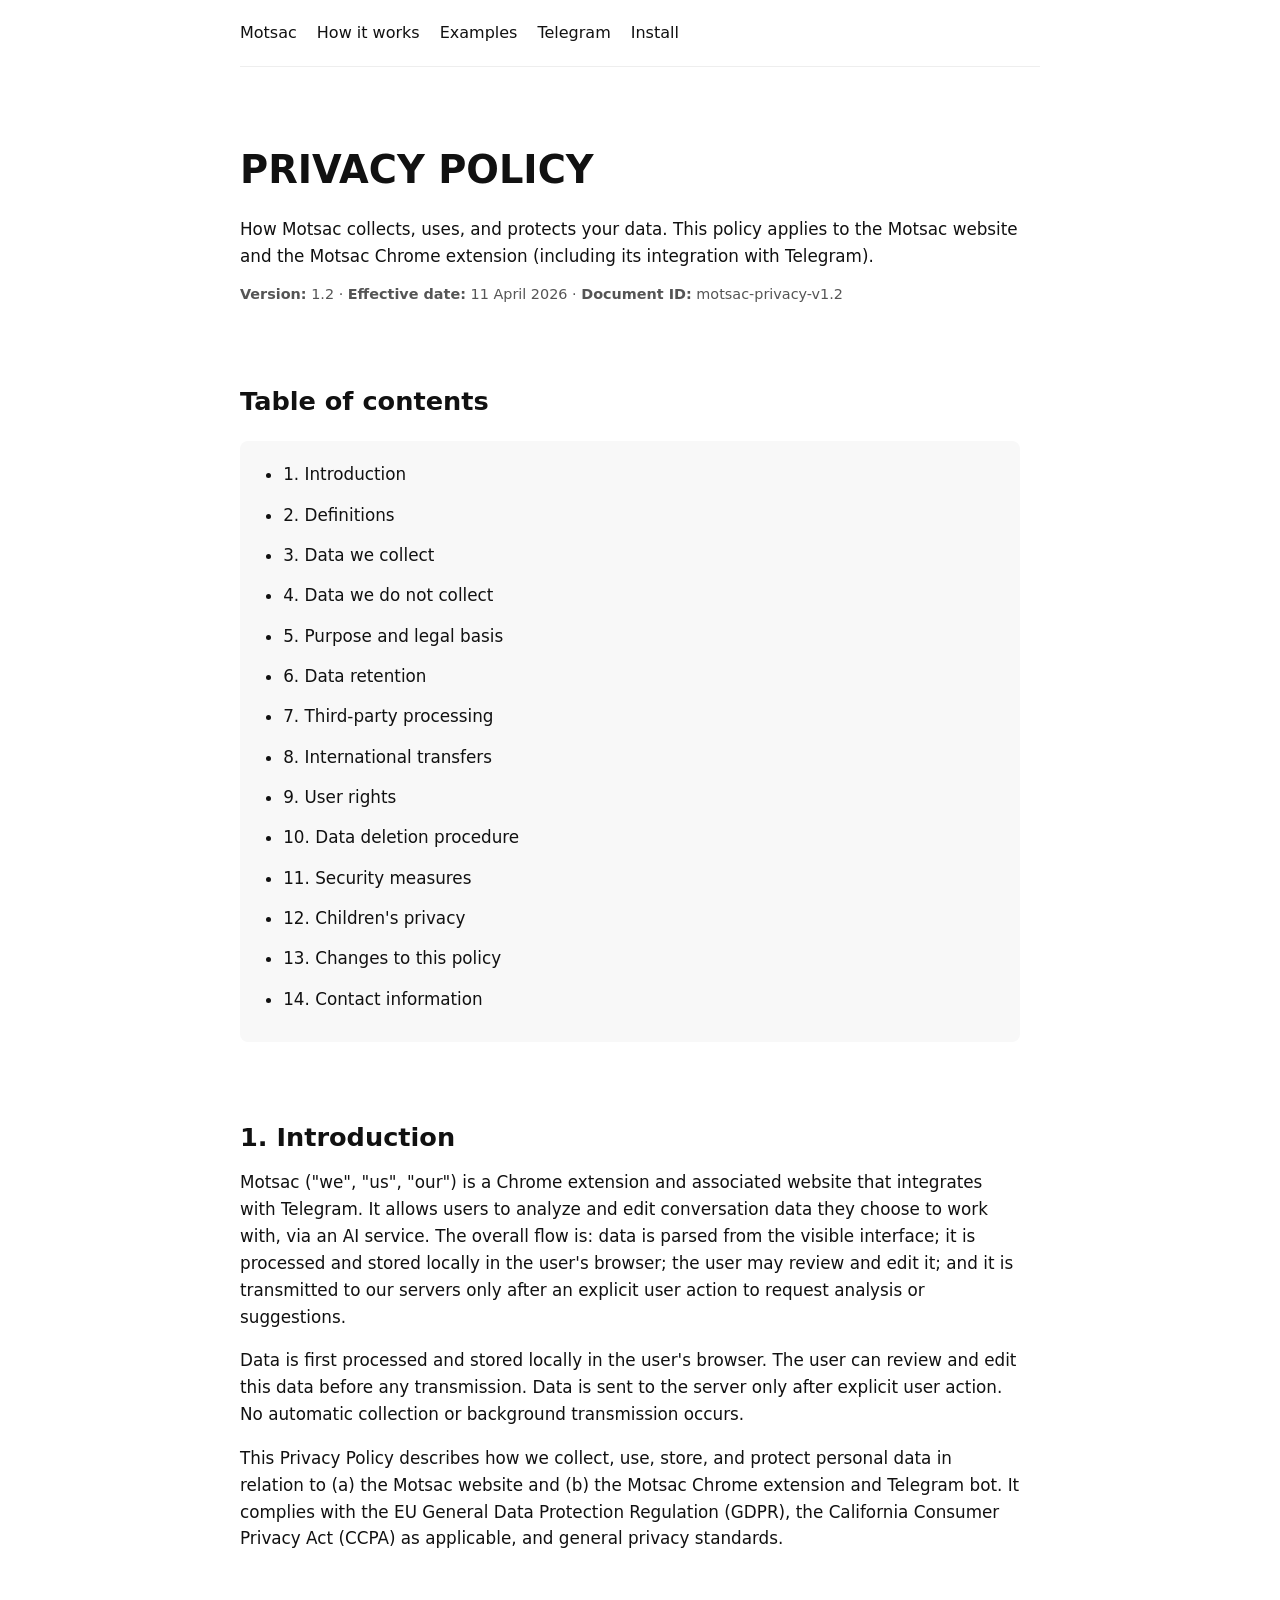
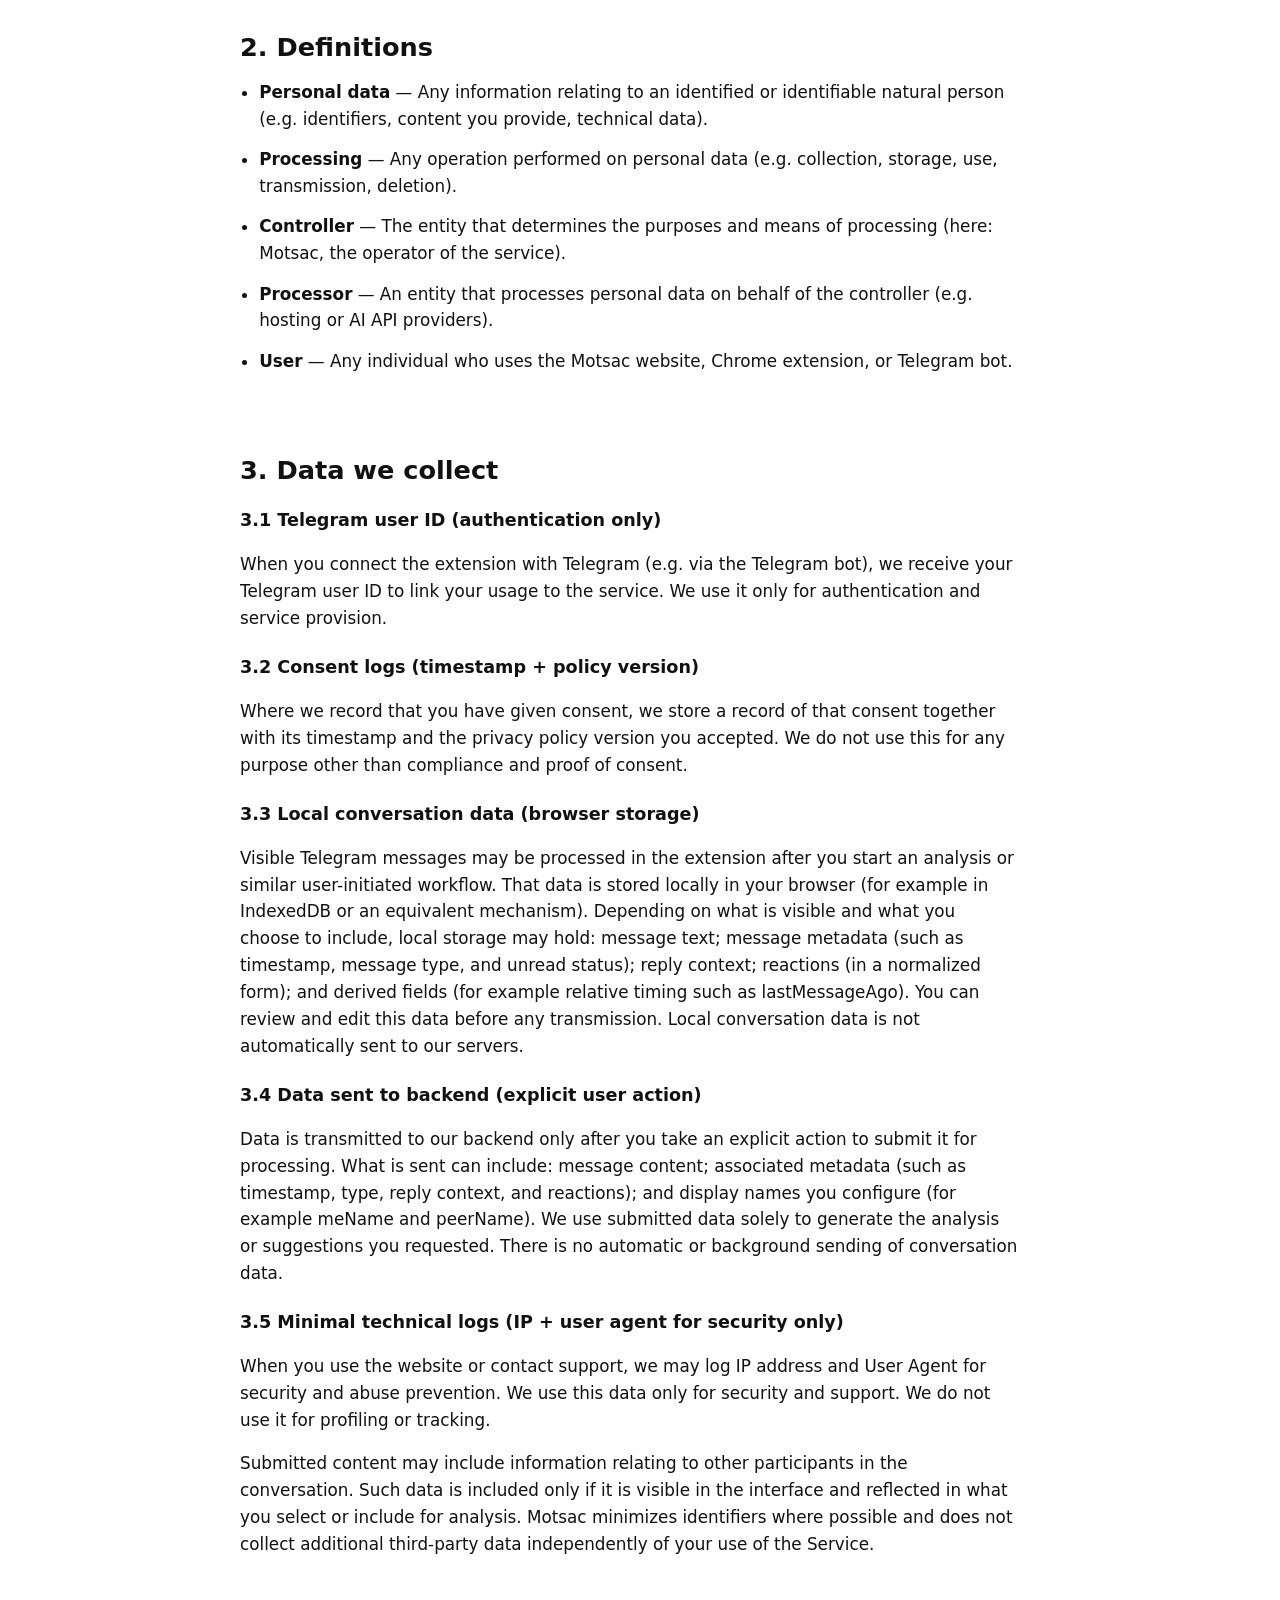
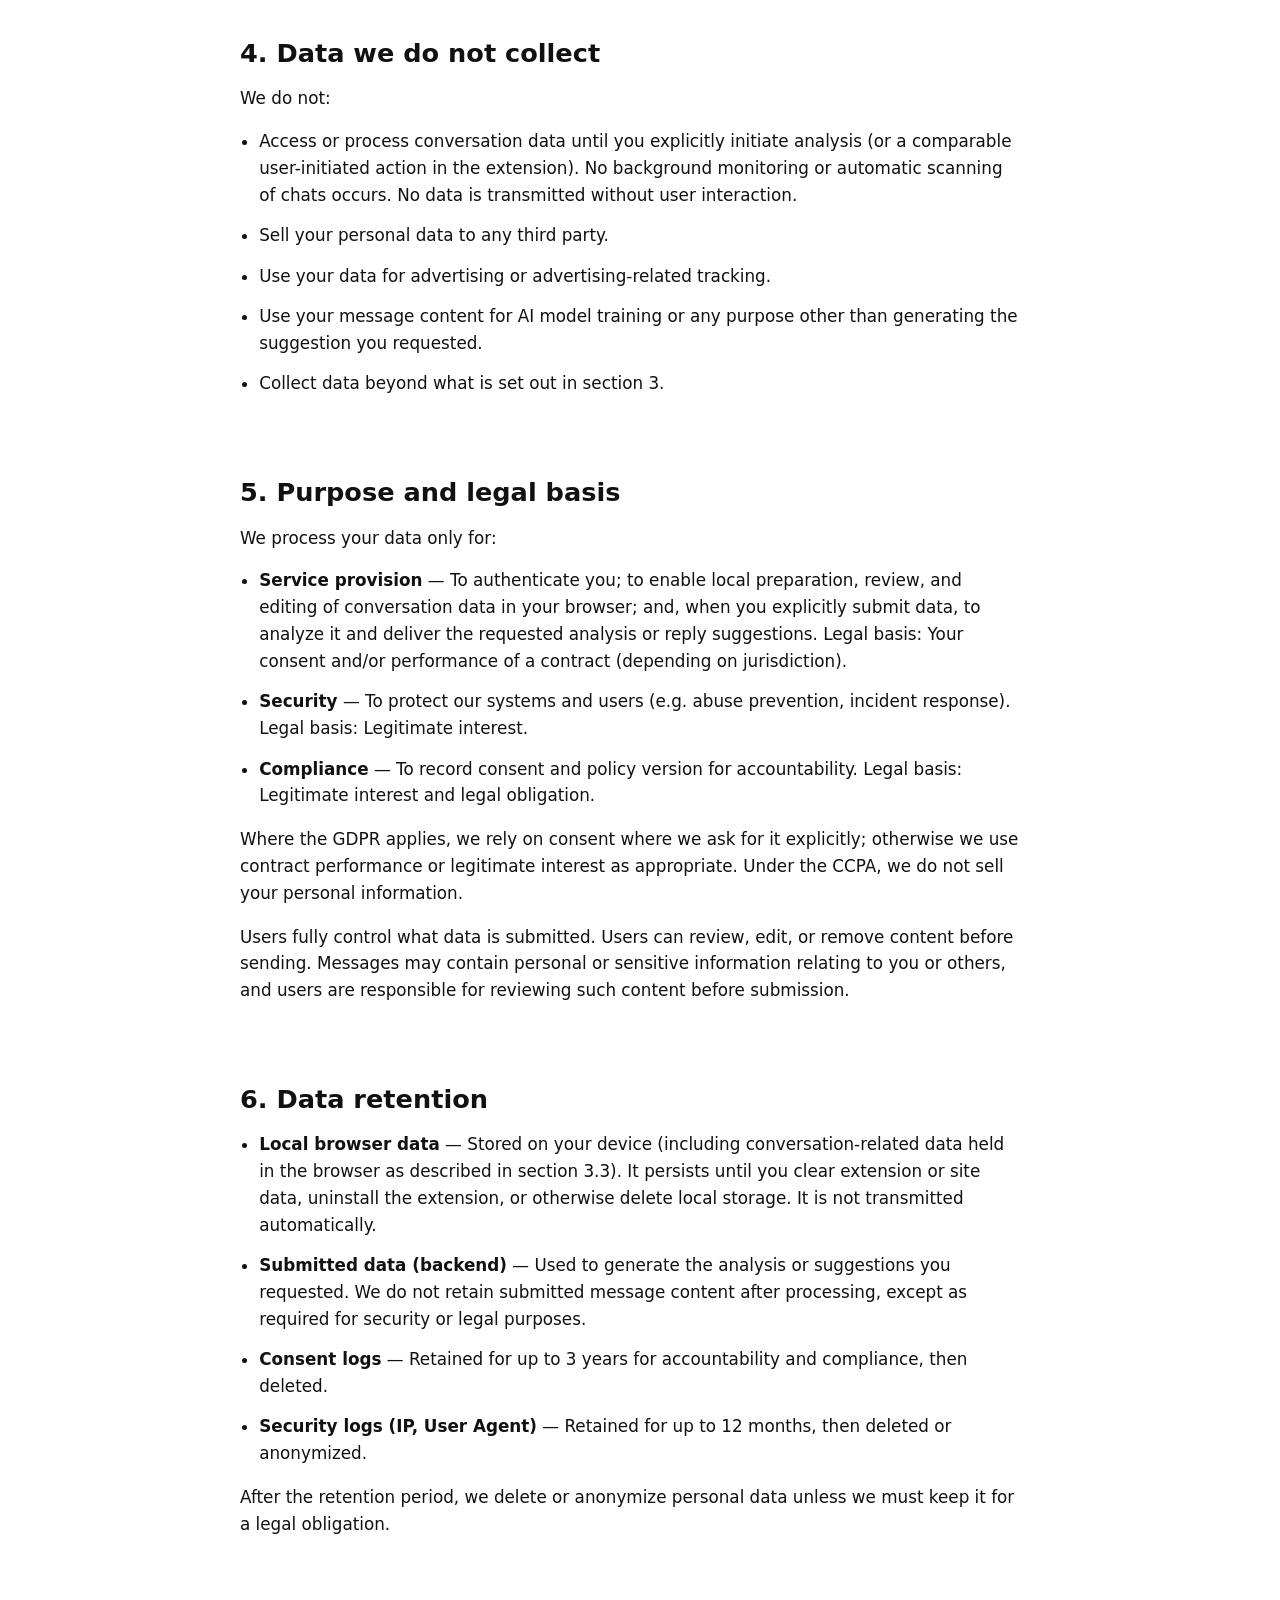
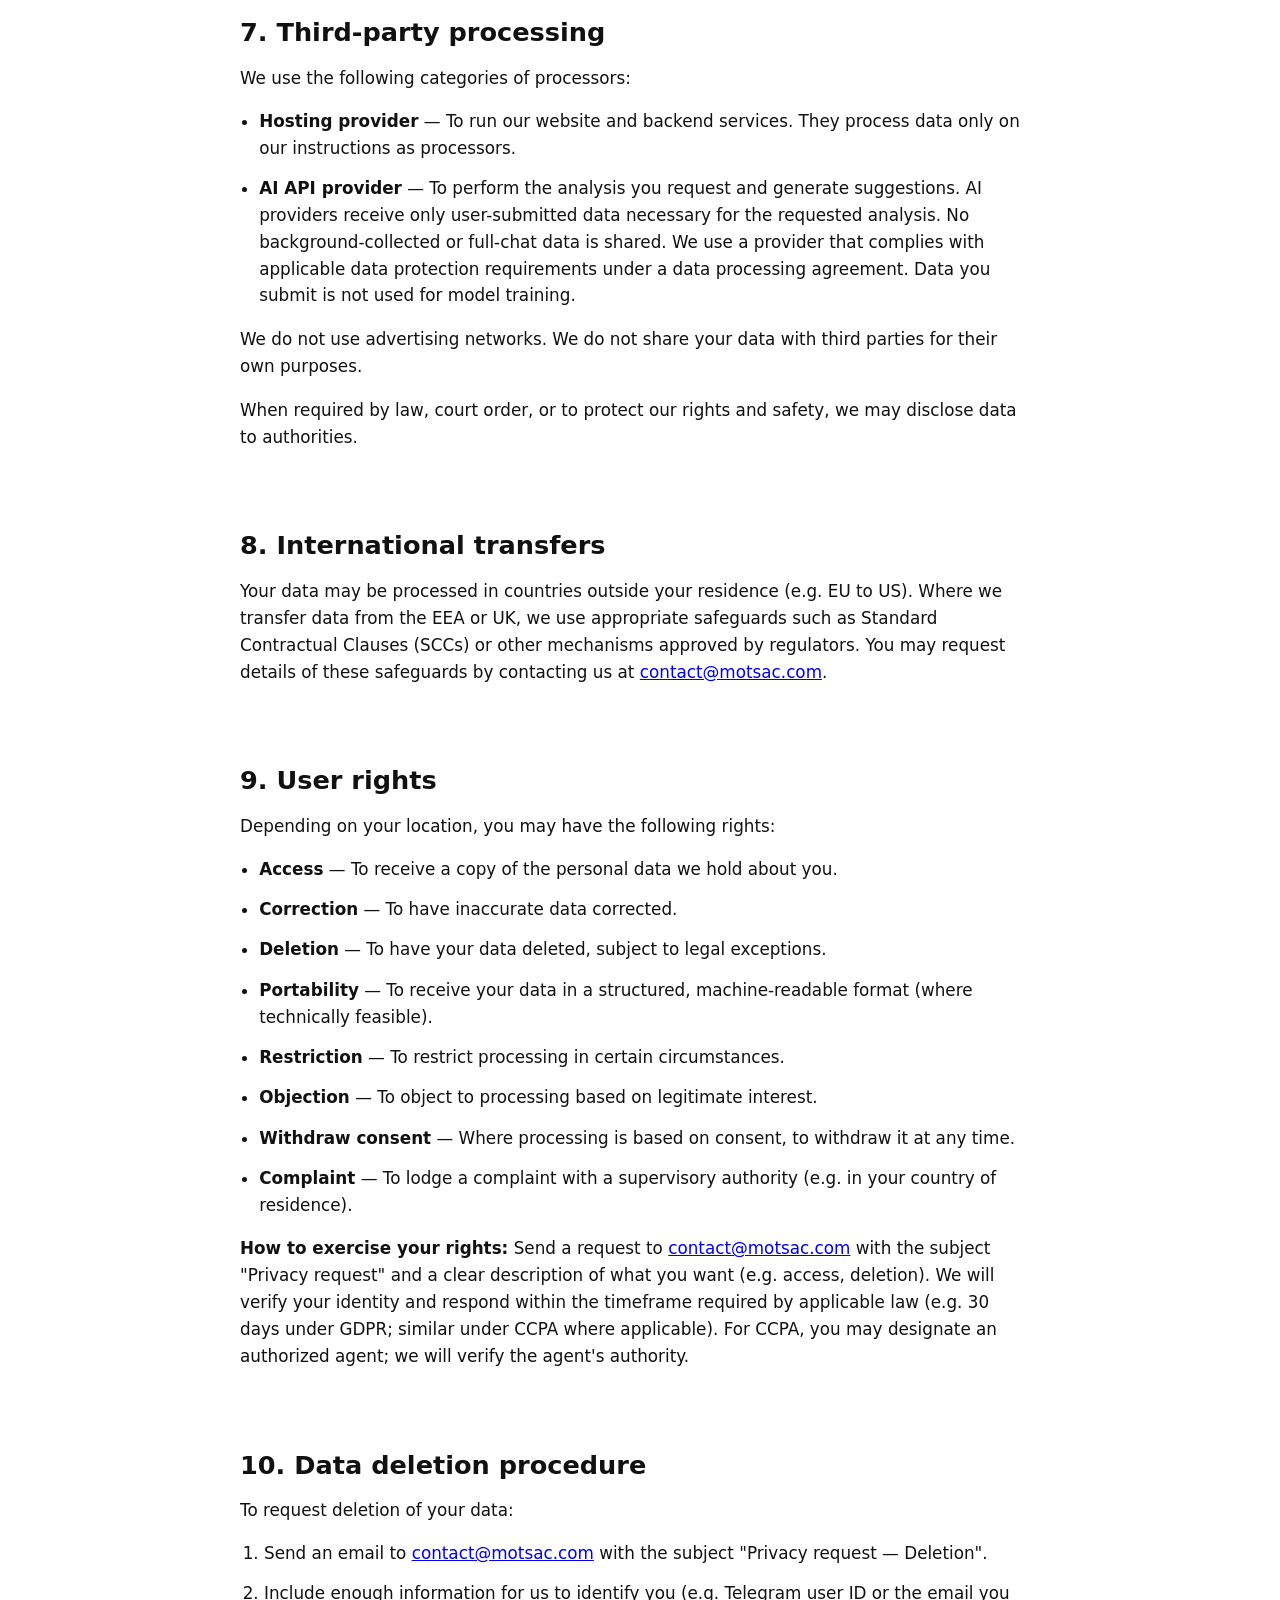
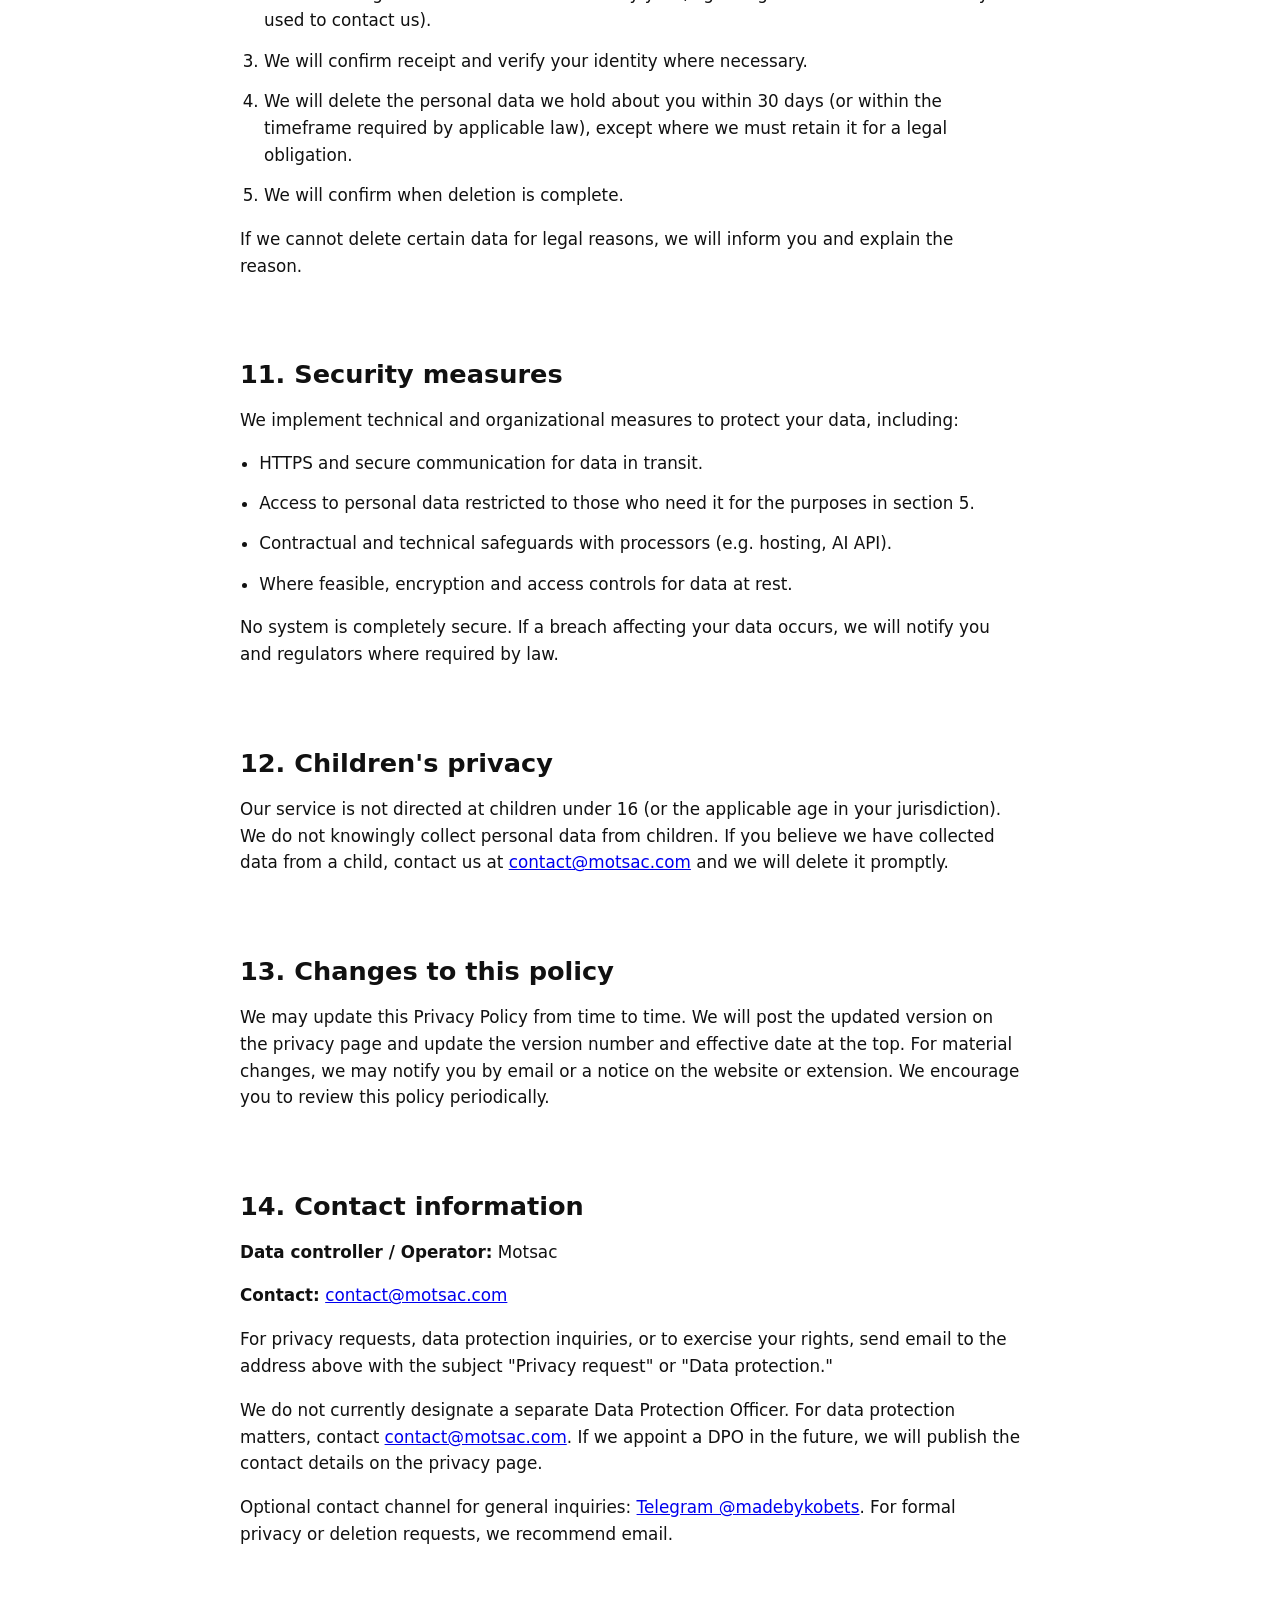
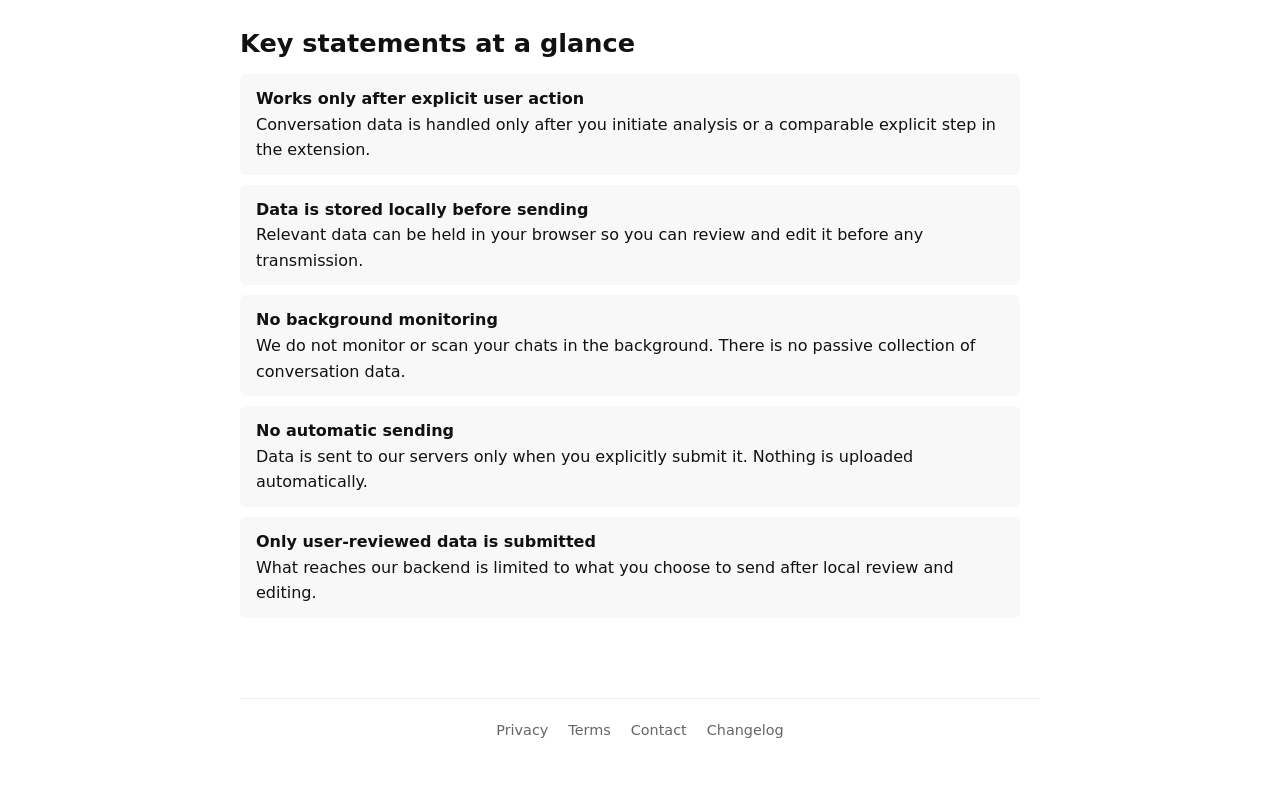
<file: privacy/index.html>
<!DOCTYPE html>
<html lang="en">
<head>
  <meta charset="UTF-8" />
  <meta name="viewport" content="width=device-width, initial-scale=1.0" />
  <title>Privacy Policy — Motsac</title>
  <meta name="description" content="Privacy policy for Motsac Chrome extension and website. GDPR and CCPA compliant.">
  <link rel="stylesheet" href="../styles.css?v=15">
  <!-- Google tag (gtag.js) -->
  <script async src="https://www.googletagmanager.com/gtag/js?id=G-V90RZD0FSQ"></script>
  <script>
    window.dataLayer = window.dataLayer || [];
    function gtag(){dataLayer.push(arguments);}
    gtag('js', new Date());
    gtag('config', 'G-V90RZD0FSQ');
  </script>
  <style>
    .policy-section { margin-bottom: 2.5em; }
    .policy-section h2 { margin-top: 1.8em; margin-bottom: 0.5em; }
    .policy-section h3 { font-size: 1.1rem; margin-top: 1.2em; margin-bottom: 0.4em; }
    .toc { background:#f8f8f8; padding:1em 1.5em; border-radius:8px; margin:1.5em 0; }
    .toc ul { margin:0.3em 0; }
    .toc a { color:#111; text-decoration:none; }
    .toc a:hover { text-decoration:underline; }
    .version-block { color:#555; font-size:0.9rem; margin-top:0.5em; }
  </style>
</head>
<body>

  <header>
    <nav>
      <a href="/">Motsac</a>
      <a href="/how-it-works/">How it works</a>
      <a href="/examples/">Examples</a>
      <a href="/telegram/">Telegram</a>
      <a href="/install/">Install</a>
    </nav>
  </header>

  <main>
  <section id="hero">
    <h1>Privacy Policy</h1>
    <p>How Motsac collects, uses, and protects your data. This policy applies to the Motsac website and the Motsac Chrome extension (including its integration with Telegram).</p>
    <p class="version-block"><strong>Version:</strong> 1.2 &middot; <strong>Effective date:</strong> 11 April 2026 &middot; <strong>Document ID:</strong> motsac-privacy-v1.2</p>
  </section>

  <section id="toc">
    <h2>Table of contents</h2>
    <div class="toc">
      <ul>
        <li><a href="#intro">1. Introduction</a></li>
        <li><a href="#definitions">2. Definitions</a></li>
        <li><a href="#data-we-collect">3. Data we collect</a></li>
        <li><a href="#data-we-do-not-collect">4. Data we do not collect</a></li>
        <li><a href="#purpose-legal-basis">5. Purpose and legal basis</a></li>
        <li><a href="#retention">6. Data retention</a></li>
        <li><a href="#third-party">7. Third-party processing</a></li>
        <li><a href="#international">8. International transfers</a></li>
        <li><a href="#user-rights">9. User rights</a></li>
        <li><a href="#deletion-procedure">10. Data deletion procedure</a></li>
        <li><a href="#security">11. Security measures</a></li>
        <li><a href="#children">12. Children's privacy</a></li>
        <li><a href="#changes">13. Changes to this policy</a></li>
        <li><a href="#contact">14. Contact information</a></li>
      </ul>
    </div>
  </section>

  <section id="intro" class="policy-section">
    <h2>1. Introduction</h2>
    <p>Motsac ("we", "us", "our") is a Chrome extension and associated website that integrates with Telegram. It allows users to analyze and edit conversation data they choose to work with, via an AI service. The overall flow is: data is parsed from the visible interface; it is processed and stored locally in the user's browser; the user may review and edit it; and it is transmitted to our servers only after an explicit user action to request analysis or suggestions.</p>
    <p>Data is first processed and stored locally in the user's browser. The user can review and edit this data before any transmission. Data is sent to the server only after explicit user action. No automatic collection or background transmission occurs.</p>
    <p>This Privacy Policy describes how we collect, use, store, and protect personal data in relation to (a) the Motsac website and (b) the Motsac Chrome extension and Telegram bot. It complies with the EU General Data Protection Regulation (GDPR), the California Consumer Privacy Act (CCPA) as applicable, and general privacy standards.</p>
  </section>

  <section id="definitions" class="policy-section">
    <h2>2. Definitions</h2>
    <ul>
      <li><strong>Personal data</strong> — Any information relating to an identified or identifiable natural person (e.g. identifiers, content you provide, technical data).</li>
      <li><strong>Processing</strong> — Any operation performed on personal data (e.g. collection, storage, use, transmission, deletion).</li>
      <li><strong>Controller</strong> — The entity that determines the purposes and means of processing (here: Motsac, the operator of the service).</li>
      <li><strong>Processor</strong> — An entity that processes personal data on behalf of the controller (e.g. hosting or AI API providers).</li>
      <li><strong>User</strong> — Any individual who uses the Motsac website, Chrome extension, or Telegram bot.</li>
    </ul>
  </section>

  <section id="data-we-collect" class="policy-section">
    <h2>3. Data we collect</h2>
    <h3>3.1 Telegram user ID (authentication only)</h3>
    <p>When you connect the extension with Telegram (e.g. via the Telegram bot), we receive your Telegram user ID to link your usage to the service. We use it only for authentication and service provision.</p>
    <h3>3.2 Consent logs (timestamp + policy version)</h3>
    <p>Where we record that you have given consent, we store a record of that consent together with its timestamp and the privacy policy version you accepted. We do not use this for any purpose other than compliance and proof of consent.</p>
    <h3>3.3 Local conversation data (browser storage)</h3>
    <p>Visible Telegram messages may be processed in the extension after you start an analysis or similar user-initiated workflow. That data is stored locally in your browser (for example in IndexedDB or an equivalent mechanism). Depending on what is visible and what you choose to include, local storage may hold: message text; message metadata (such as timestamp, message type, and unread status); reply context; reactions (in a normalized form); and derived fields (for example relative timing such as lastMessageAgo). You can review and edit this data before any transmission. Local conversation data is not automatically sent to our servers.</p>
    <h3>3.4 Data sent to backend (explicit user action)</h3>
    <p>Data is transmitted to our backend only after you take an explicit action to submit it for processing. What is sent can include: message content; associated metadata (such as timestamp, type, reply context, and reactions); and display names you configure (for example meName and peerName). We use submitted data solely to generate the analysis or suggestions you requested. There is no automatic or background sending of conversation data.</p>
    <h3>3.5 Minimal technical logs (IP + user agent for security only)</h3>
    <p>When you use the website or contact support, we may log IP address and User Agent for security and abuse prevention. We use this data only for security and support. We do not use it for profiling or tracking.</p>
    <p>Submitted content may include information relating to other participants in the conversation. Such data is included only if it is visible in the interface and reflected in what you select or include for analysis. Motsac minimizes identifiers where possible and does not collect additional third-party data independently of your use of the Service.</p>
  </section>

  <section id="data-we-do-not-collect" class="policy-section">
    <h2>4. Data we do not collect</h2>
    <p>We do not:</p>
    <ul>
      <li>Access or process conversation data until you explicitly initiate analysis (or a comparable user-initiated action in the extension). No background monitoring or automatic scanning of chats occurs. No data is transmitted without user interaction.</li>
      <li>Sell your personal data to any third party.</li>
      <li>Use your data for advertising or advertising-related tracking.</li>
      <li>Use your message content for AI model training or any purpose other than generating the suggestion you requested.</li>
      <li>Collect data beyond what is set out in section 3.</li>
    </ul>
  </section>

  <section id="purpose-legal-basis" class="policy-section">
    <h2>5. Purpose and legal basis</h2>
    <p>We process your data only for:</p>
    <ul>
      <li><strong>Service provision</strong> — To authenticate you; to enable local preparation, review, and editing of conversation data in your browser; and, when you explicitly submit data, to analyze it and deliver the requested analysis or reply suggestions. Legal basis: Your consent and/or performance of a contract (depending on jurisdiction).</li>
      <li><strong>Security</strong> — To protect our systems and users (e.g. abuse prevention, incident response). Legal basis: Legitimate interest.</li>
      <li><strong>Compliance</strong> — To record consent and policy version for accountability. Legal basis: Legitimate interest and legal obligation.</li>
    </ul>
    <p>Where the GDPR applies, we rely on consent where we ask for it explicitly; otherwise we use contract performance or legitimate interest as appropriate. Under the CCPA, we do not sell your personal information.</p>
    <p>Users fully control what data is submitted. Users can review, edit, or remove content before sending. Messages may contain personal or sensitive information relating to you or others, and users are responsible for reviewing such content before submission.</p>
  </section>

  <section id="retention" class="policy-section">
    <h2>6. Data retention</h2>
    <ul>
      <li><strong>Local browser data</strong> — Stored on your device (including conversation-related data held in the browser as described in section 3.3). It persists until you clear extension or site data, uninstall the extension, or otherwise delete local storage. It is not transmitted automatically.</li>
      <li><strong>Submitted data (backend)</strong> — Used to generate the analysis or suggestions you requested. We do not retain submitted message content after processing, except as required for security or legal purposes.</li>
      <li><strong>Consent logs</strong> — Retained for up to 3 years for accountability and compliance, then deleted.</li>
      <li><strong>Security logs (IP, User Agent)</strong> — Retained for up to 12 months, then deleted or anonymized.</li>
    </ul>
    <p>After the retention period, we delete or anonymize personal data unless we must keep it for a legal obligation.</p>
  </section>

  <section id="third-party" class="policy-section">
    <h2>7. Third-party processing</h2>
    <p>We use the following categories of processors:</p>
    <ul>
      <li><strong>Hosting provider</strong> — To run our website and backend services. They process data only on our instructions as processors.</li>
      <li><strong>AI API provider</strong> — To perform the analysis you request and generate suggestions. AI providers receive only user-submitted data necessary for the requested analysis. No background-collected or full-chat data is shared. We use a provider that complies with applicable data protection requirements under a data processing agreement. Data you submit is not used for model training.</li>
    </ul>
    <p>We do not use advertising networks. We do not share your data with third parties for their own purposes.</p>
    <p>When required by law, court order, or to protect our rights and safety, we may disclose data to authorities.</p>
  </section>

  <section id="international" class="policy-section">
    <h2>8. International transfers</h2>
    <p>Your data may be processed in countries outside your residence (e.g. EU to US). Where we transfer data from the EEA or UK, we use appropriate safeguards such as Standard Contractual Clauses (SCCs) or other mechanisms approved by regulators. You may request details of these safeguards by contacting us at <a href="mailto:contact@motsac.com">contact@motsac.com</a>.</p>
  </section>

  <section id="user-rights" class="policy-section">
    <h2>9. User rights</h2>
    <p>Depending on your location, you may have the following rights:</p>
    <ul>
      <li><strong>Access</strong> — To receive a copy of the personal data we hold about you.</li>
      <li><strong>Correction</strong> — To have inaccurate data corrected.</li>
      <li><strong>Deletion</strong> — To have your data deleted, subject to legal exceptions.</li>
      <li><strong>Portability</strong> — To receive your data in a structured, machine-readable format (where technically feasible).</li>
      <li><strong>Restriction</strong> — To restrict processing in certain circumstances.</li>
      <li><strong>Objection</strong> — To object to processing based on legitimate interest.</li>
      <li><strong>Withdraw consent</strong> — Where processing is based on consent, to withdraw it at any time.</li>
      <li><strong>Complaint</strong> — To lodge a complaint with a supervisory authority (e.g. in your country of residence).</li>
    </ul>
    <p><strong>How to exercise your rights:</strong> Send a request to <a href="mailto:contact@motsac.com">contact@motsac.com</a> with the subject "Privacy request" and a clear description of what you want (e.g. access, deletion). We will verify your identity and respond within the timeframe required by applicable law (e.g. 30 days under GDPR; similar under CCPA where applicable). For CCPA, you may designate an authorized agent; we will verify the agent's authority.</p>
  </section>

  <section id="deletion-procedure" class="policy-section">
    <h2>10. Data deletion procedure</h2>
    <p>To request deletion of your data:</p>
    <ol>
      <li>Send an email to <a href="mailto:contact@motsac.com">contact@motsac.com</a> with the subject "Privacy request — Deletion".</li>
      <li>Include enough information for us to identify you (e.g. Telegram user ID or the email you used to contact us).</li>
      <li>We will confirm receipt and verify your identity where necessary.</li>
      <li>We will delete the personal data we hold about you within 30 days (or within the timeframe required by applicable law), except where we must retain it for a legal obligation.</li>
      <li>We will confirm when deletion is complete.</li>
    </ol>
    <p>If we cannot delete certain data for legal reasons, we will inform you and explain the reason.</p>
  </section>

  <section id="security" class="policy-section">
    <h2>11. Security measures</h2>
    <p>We implement technical and organizational measures to protect your data, including:</p>
    <ul>
      <li>HTTPS and secure communication for data in transit.</li>
      <li>Access to personal data restricted to those who need it for the purposes in section 5.</li>
      <li>Contractual and technical safeguards with processors (e.g. hosting, AI API).</li>
      <li>Where feasible, encryption and access controls for data at rest.</li>
    </ul>
    <p>No system is completely secure. If a breach affecting your data occurs, we will notify you and regulators where required by law.</p>
  </section>

  <section id="children" class="policy-section">
    <h2>12. Children's privacy</h2>
    <p>Our service is not directed at children under 16 (or the applicable age in your jurisdiction). We do not knowingly collect personal data from children. If you believe we have collected data from a child, contact us at <a href="mailto:contact@motsac.com">contact@motsac.com</a> and we will delete it promptly.</p>
  </section>

  <section id="changes" class="policy-section">
    <h2>13. Changes to this policy</h2>
    <p>We may update this Privacy Policy from time to time. We will post the updated version on the privacy page and update the version number and effective date at the top. For material changes, we may notify you by email or a notice on the website or extension. We encourage you to review this policy periodically.</p>
  </section>

  <section id="contact" class="policy-section">
    <h2>14. Contact information</h2>
    <p><strong>Data controller / Operator:</strong> Motsac</p>
    <p><strong>Contact:</strong> <a href="mailto:contact@motsac.com">contact@motsac.com</a></p>
    <p>For privacy requests, data protection inquiries, or to exercise your rights, send email to the address above with the subject "Privacy request" or "Data protection."</p>
    <p>We do not currently designate a separate Data Protection Officer. For data protection matters, contact <a href="mailto:contact@motsac.com">contact@motsac.com</a>. If we appoint a DPO in the future, we will publish the contact details on the privacy page.</p>
    <p>Optional contact channel for general inquiries: <a href="https://t.me/madebykobets" target="_blank" rel="noopener">Telegram @madebykobets</a>. For formal privacy or deletion requests, we recommend email.</p>
  </section>

  <section id="key-statements">
    <h2>Key statements at a glance</h2>
    <div class="usecases">
      <div><b>Works only after explicit user action</b><br>
      Conversation data is handled only after you initiate analysis or a comparable explicit step in the extension.</div>
      <div><b>Data is stored locally before sending</b><br>
      Relevant data can be held in your browser so you can review and edit it before any transmission.</div>
      <div><b>No background monitoring</b><br>
      We do not monitor or scan your chats in the background. There is no passive collection of conversation data.</div>
      <div><b>No automatic sending</b><br>
      Data is sent to our servers only when you explicitly submit it. Nothing is uploaded automatically.</div>
      <div><b>Only user-reviewed data is submitted</b><br>
      What reaches our backend is limited to what you choose to send after local review and editing.</div>
    </div>
  </section>
  </main>

  <footer>
    <nav>
      <a href="/privacy/">Privacy</a>
      <a href="/terms/">Terms</a>
      <a href="/contact/">Contact</a>
      <a href="/changelog/">Changelog</a>
    </nav>
  </footer>

</body>
</html>
</file>
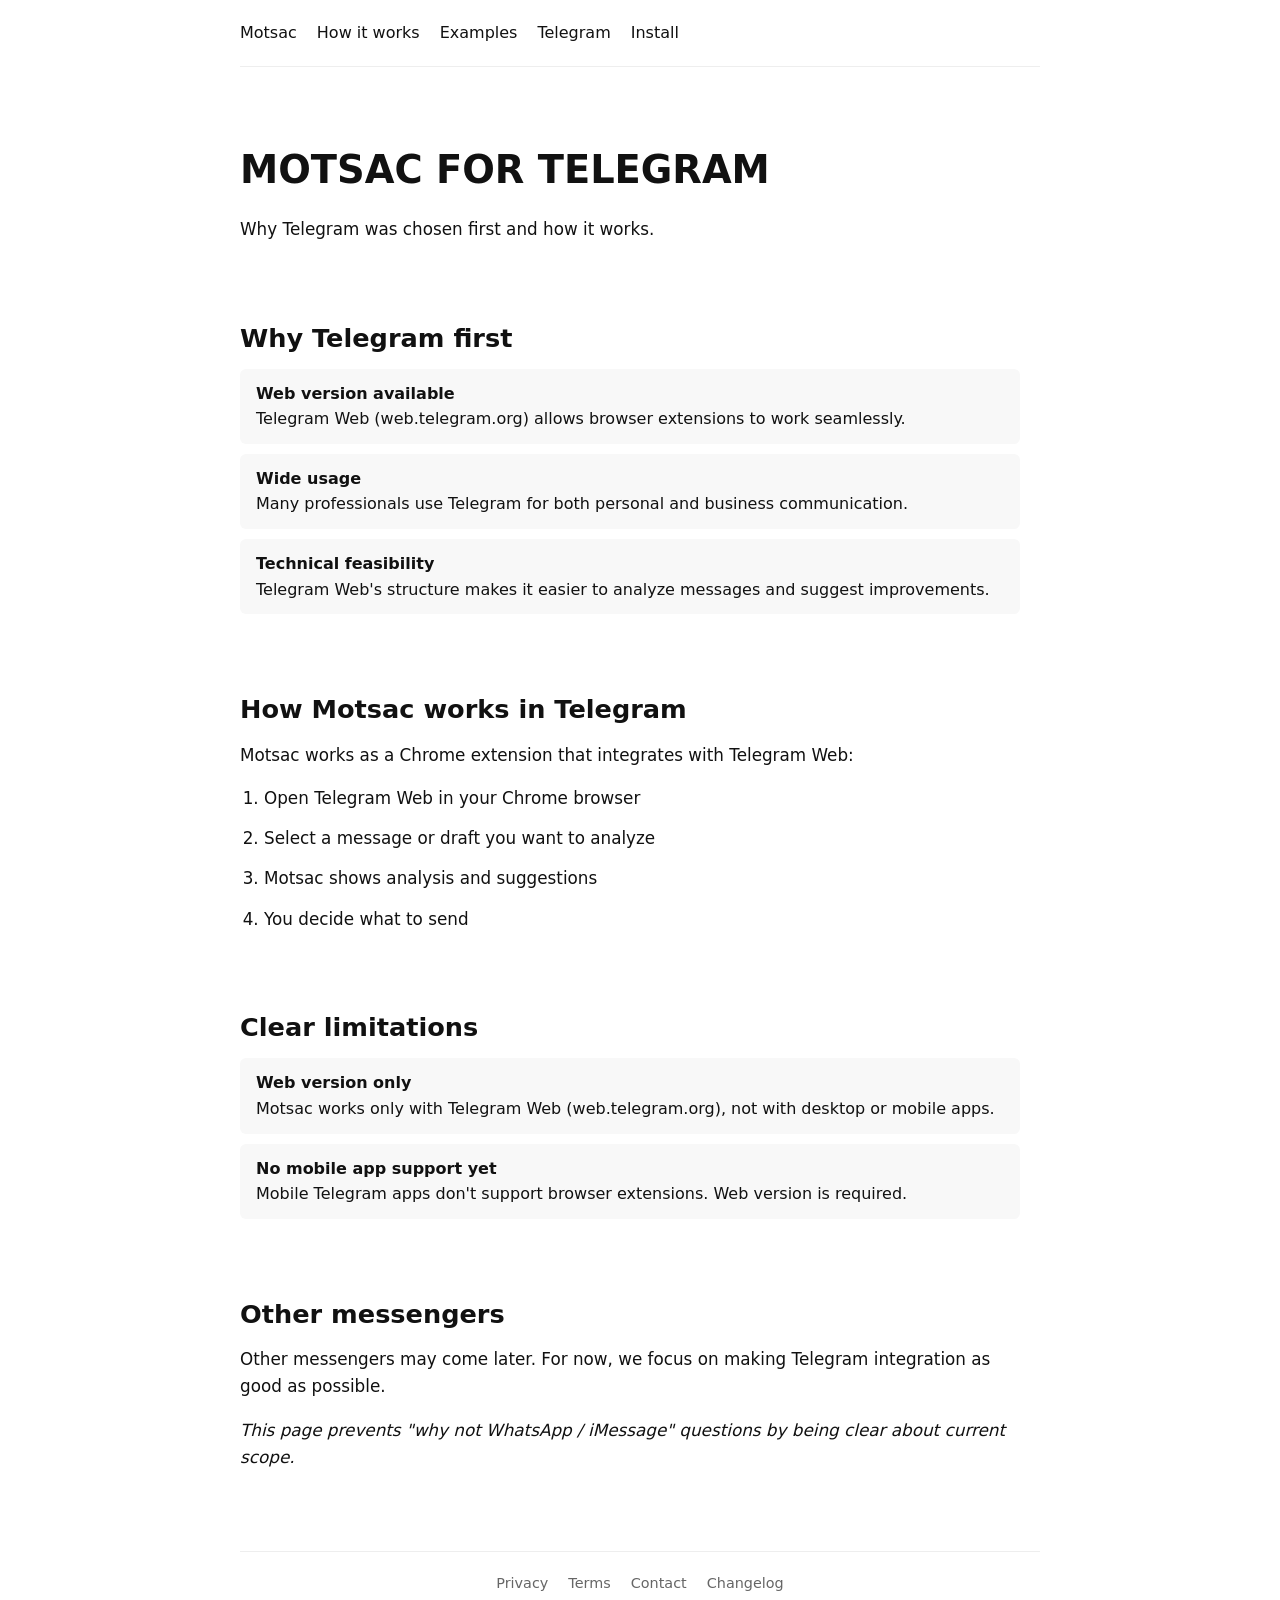
<file: telegram/index.html>
<!DOCTYPE html>
<html lang="en">
<head>
  <meta charset="UTF-8" />
  <meta name="viewport" content="width=device-width, initial-scale=1.0" />
  <title>Telegram — Motsac</title>
  <meta name="description" content="Why Motsac works with Telegram and how to use it">
  <link rel="stylesheet" href="../styles.css?v=15">
  <!-- Google tag (gtag.js) -->
  <script async src="https://www.googletagmanager.com/gtag/js?id=G-V90RZD0FSQ"></script>
  <script>
    window.dataLayer = window.dataLayer || [];
    function gtag(){dataLayer.push(arguments);}
    gtag('js', new Date());

    gtag('config', 'G-V90RZD0FSQ');
  </script>
</head>
<body>

  <header>
    <nav>
      <a href="/">Motsac</a>
      <a href="/how-it-works/">How it works</a>
      <a href="/examples/">Examples</a>
      <a href="/telegram/">Telegram</a>
      <a href="/install/">Install</a>
    </nav>
  </header>

  <main>
  <section id="hero">
    <h1>Motsac for Telegram</h1>
    <p>Why Telegram was chosen first and how it works.</p>
  </section>

  <section id="why">
    <h2>Why Telegram first</h2>
    <div class="usecases">
      <div><b>Web version available</b><br>
      Telegram Web (web.telegram.org) allows browser extensions to work seamlessly.</div>
      <div><b>Wide usage</b><br>
      Many professionals use Telegram for both personal and business communication.</div>
      <div><b>Technical feasibility</b><br>
      Telegram Web's structure makes it easier to analyze messages and suggest improvements.</div>
    </div>
  </section>

  <section id="how">
    <h2>How Motsac works in Telegram</h2>
    <p>Motsac works as a Chrome extension that integrates with Telegram Web:</p>
    <ol>
      <li>Open Telegram Web in your Chrome browser</li>
      <li>Select a message or draft you want to analyze</li>
      <li>Motsac shows analysis and suggestions</li>
      <li>You decide what to send</li>
    </ol>
  </section>

  <section id="limitations">
    <h2>Clear limitations</h2>
    <div class="usecases">
      <div><b>Web version only</b><br>
      Motsac works only with Telegram Web (web.telegram.org), not with desktop or mobile apps.</div>
      <div><b>No mobile app support yet</b><br>
      Mobile Telegram apps don't support browser extensions. Web version is required.</div>
    </div>
  </section>

  <section id="future">
    <h2>Other messengers</h2>
    <p>Other messengers may come later. For now, we focus on making Telegram integration as good as possible.</p>
    <p><em>This page prevents "why not WhatsApp / iMessage" questions by being clear about current scope.</em></p>
  </section>
  </main>

  <footer>
    <nav>
      <a href="/privacy/">Privacy</a>
      <a href="/terms/">Terms</a>
      <a href="/contact/">Contact</a>
      <a href="/changelog/">Changelog</a>
    </nav>
  </footer>

</body>
</html>
</file>
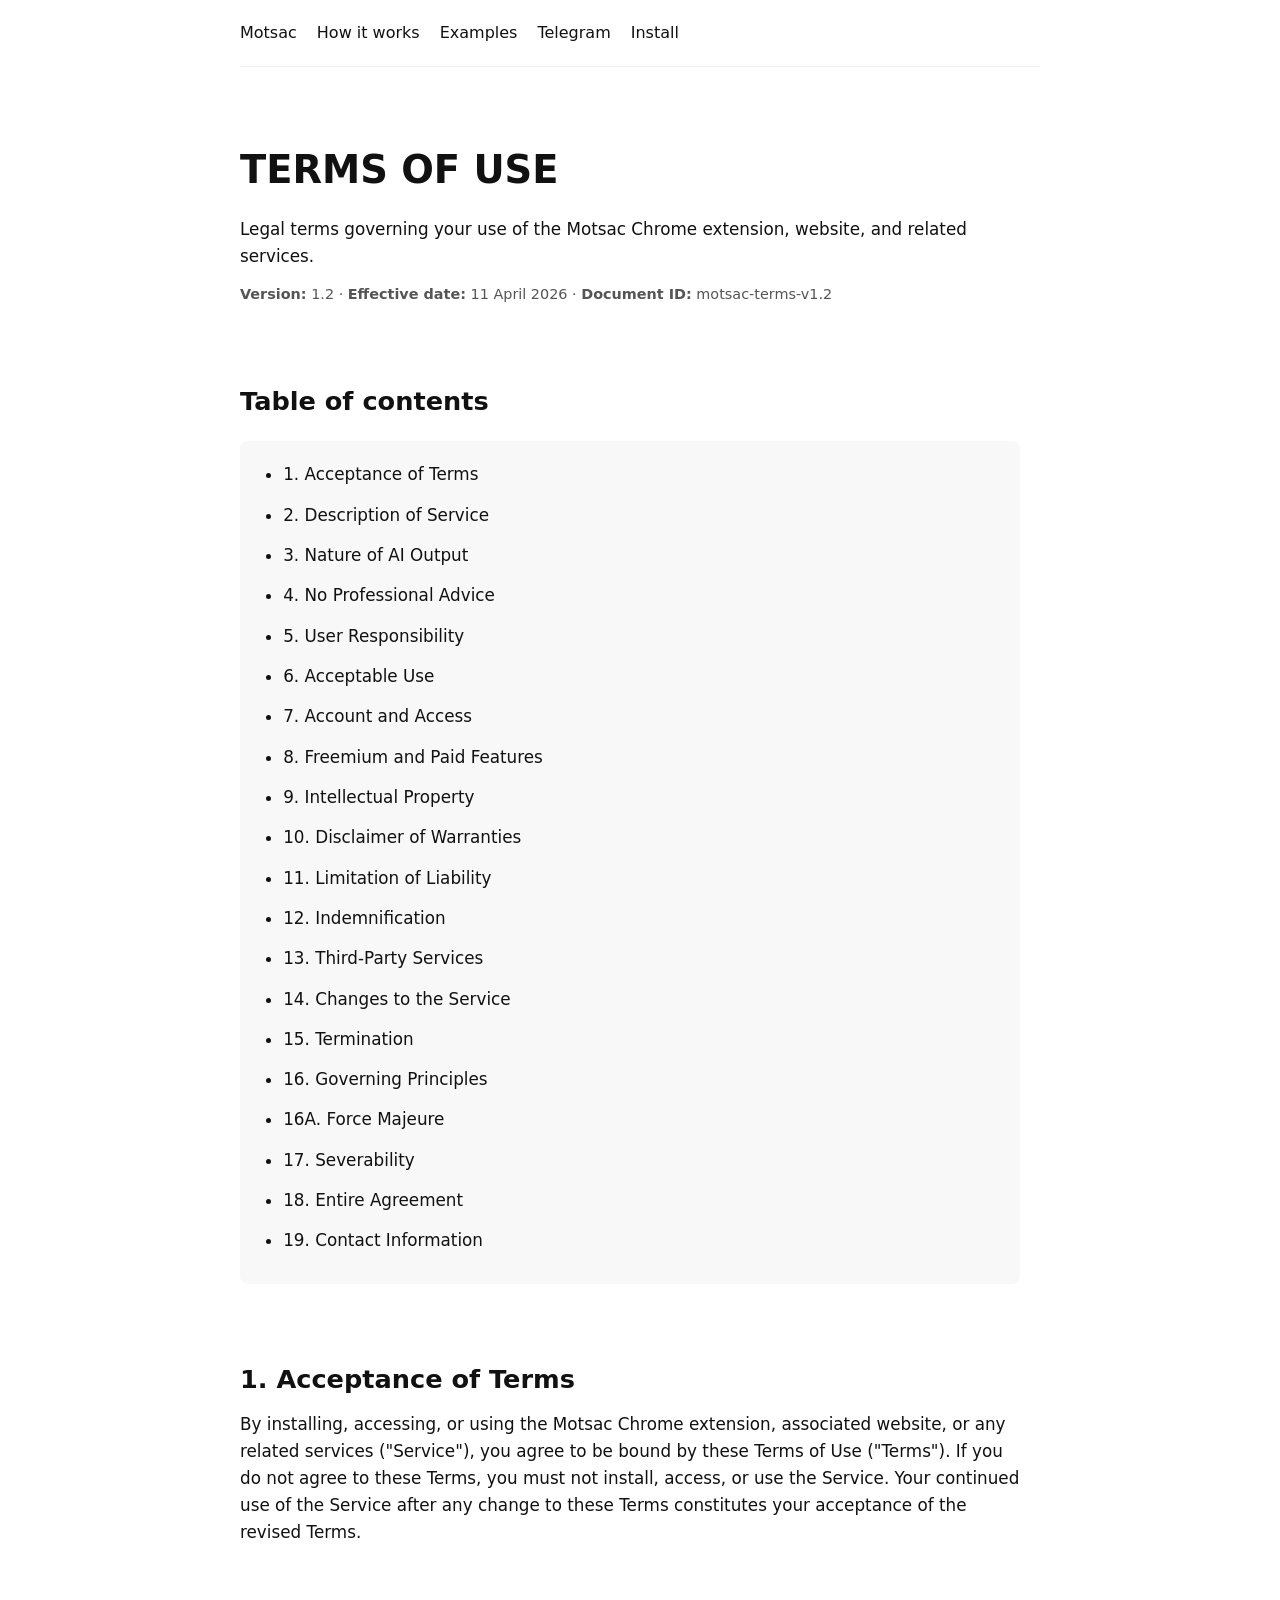
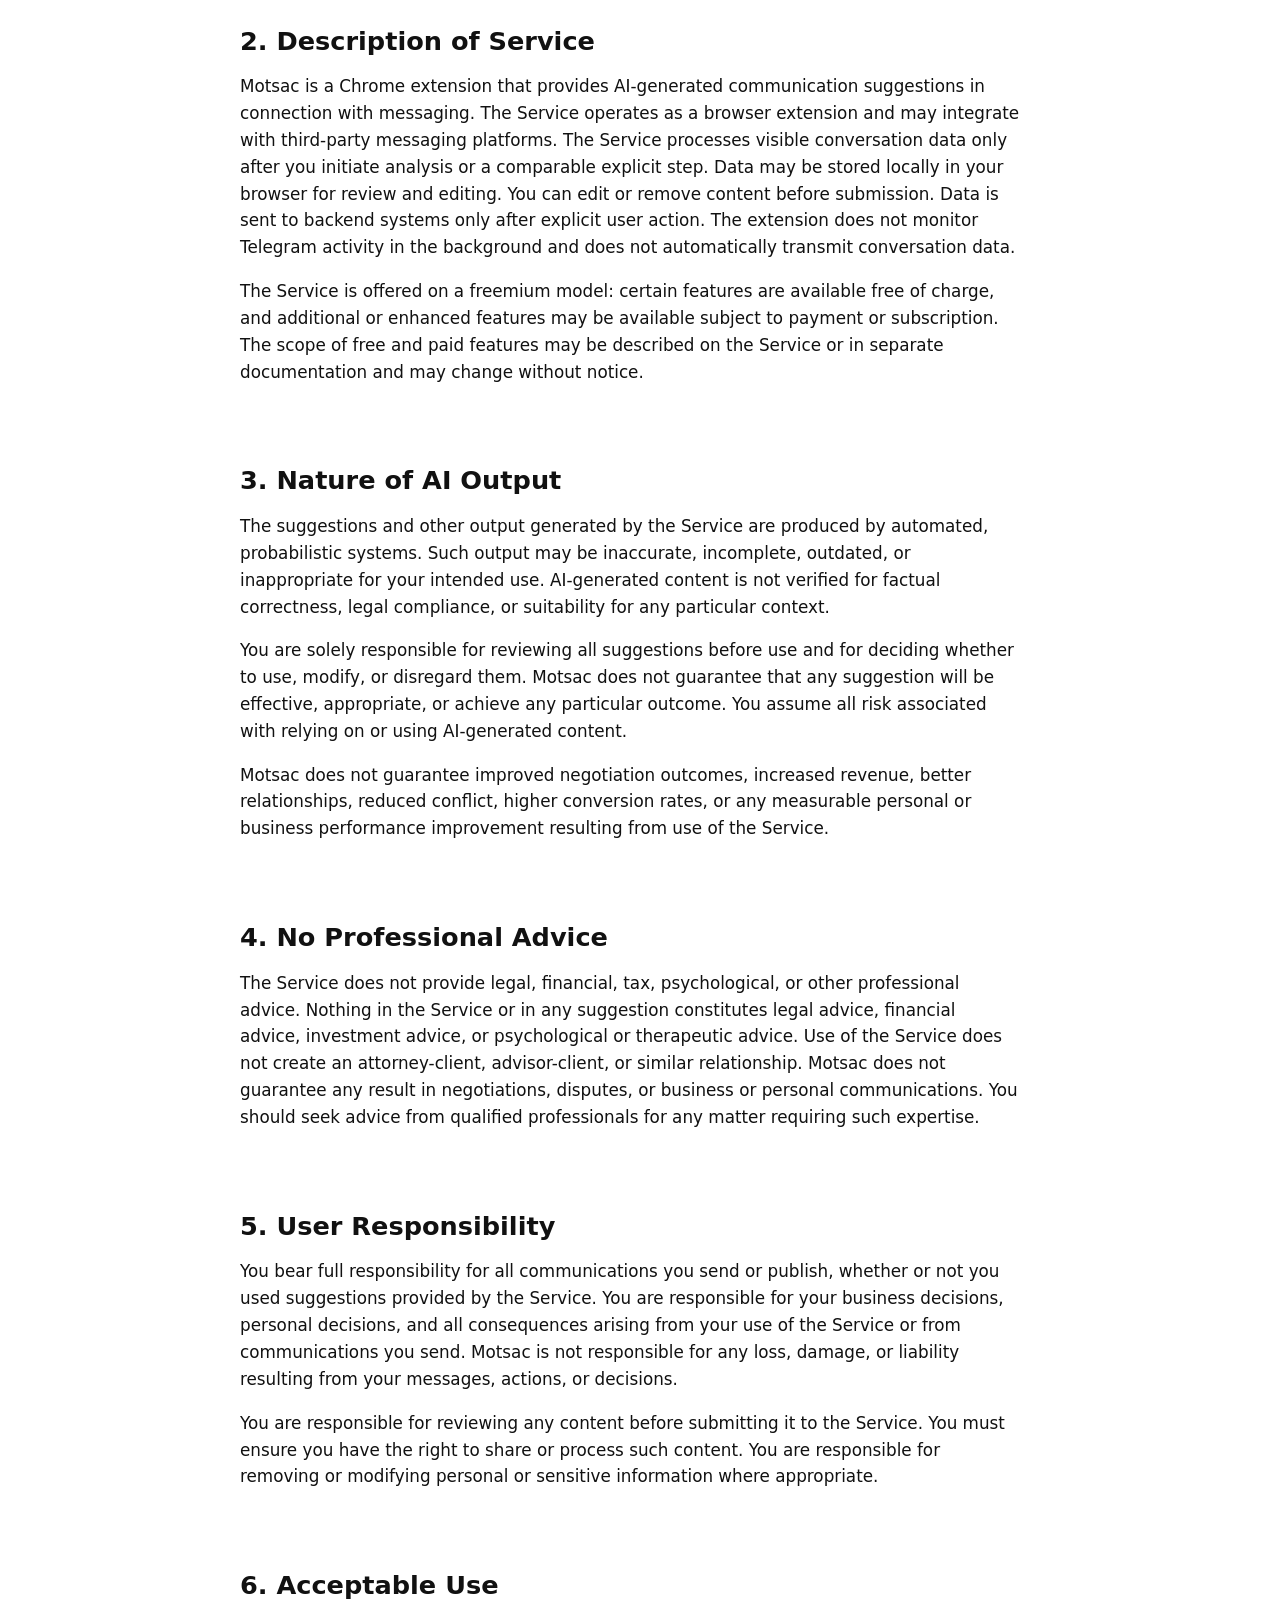
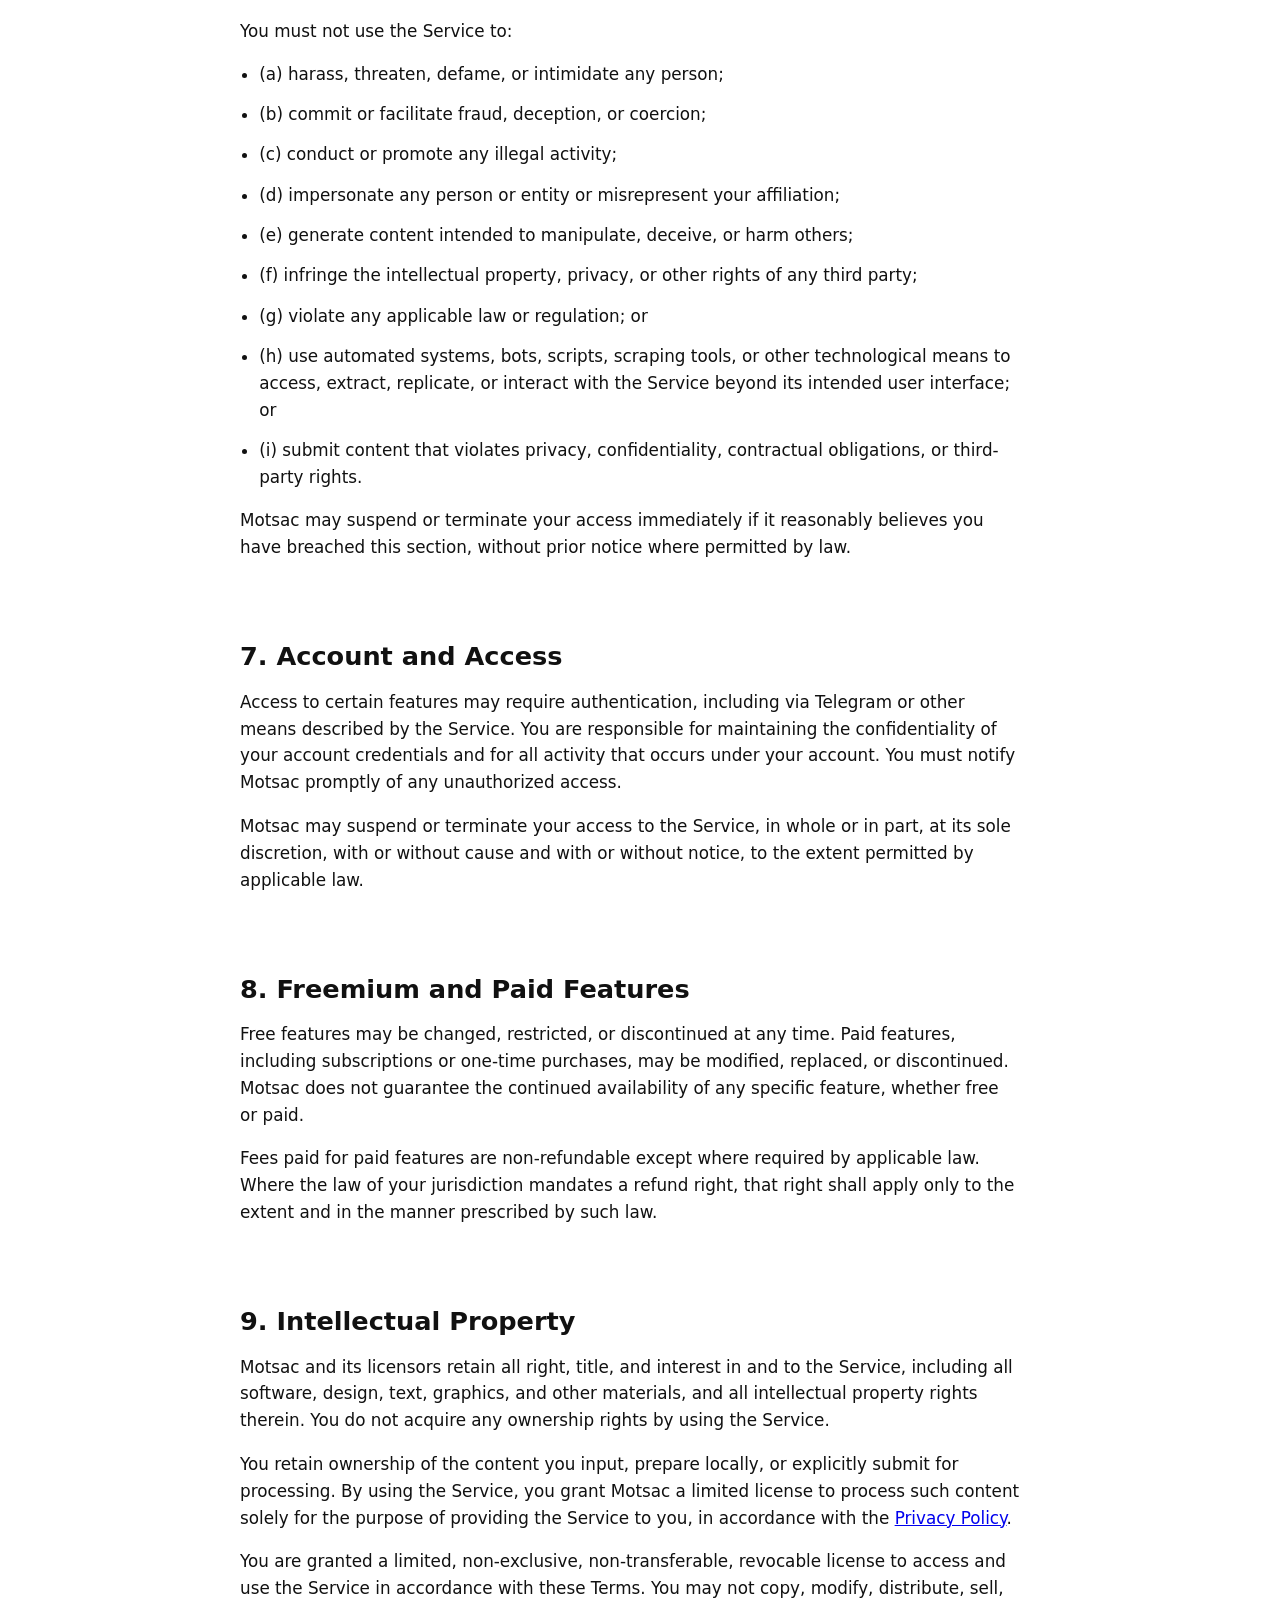
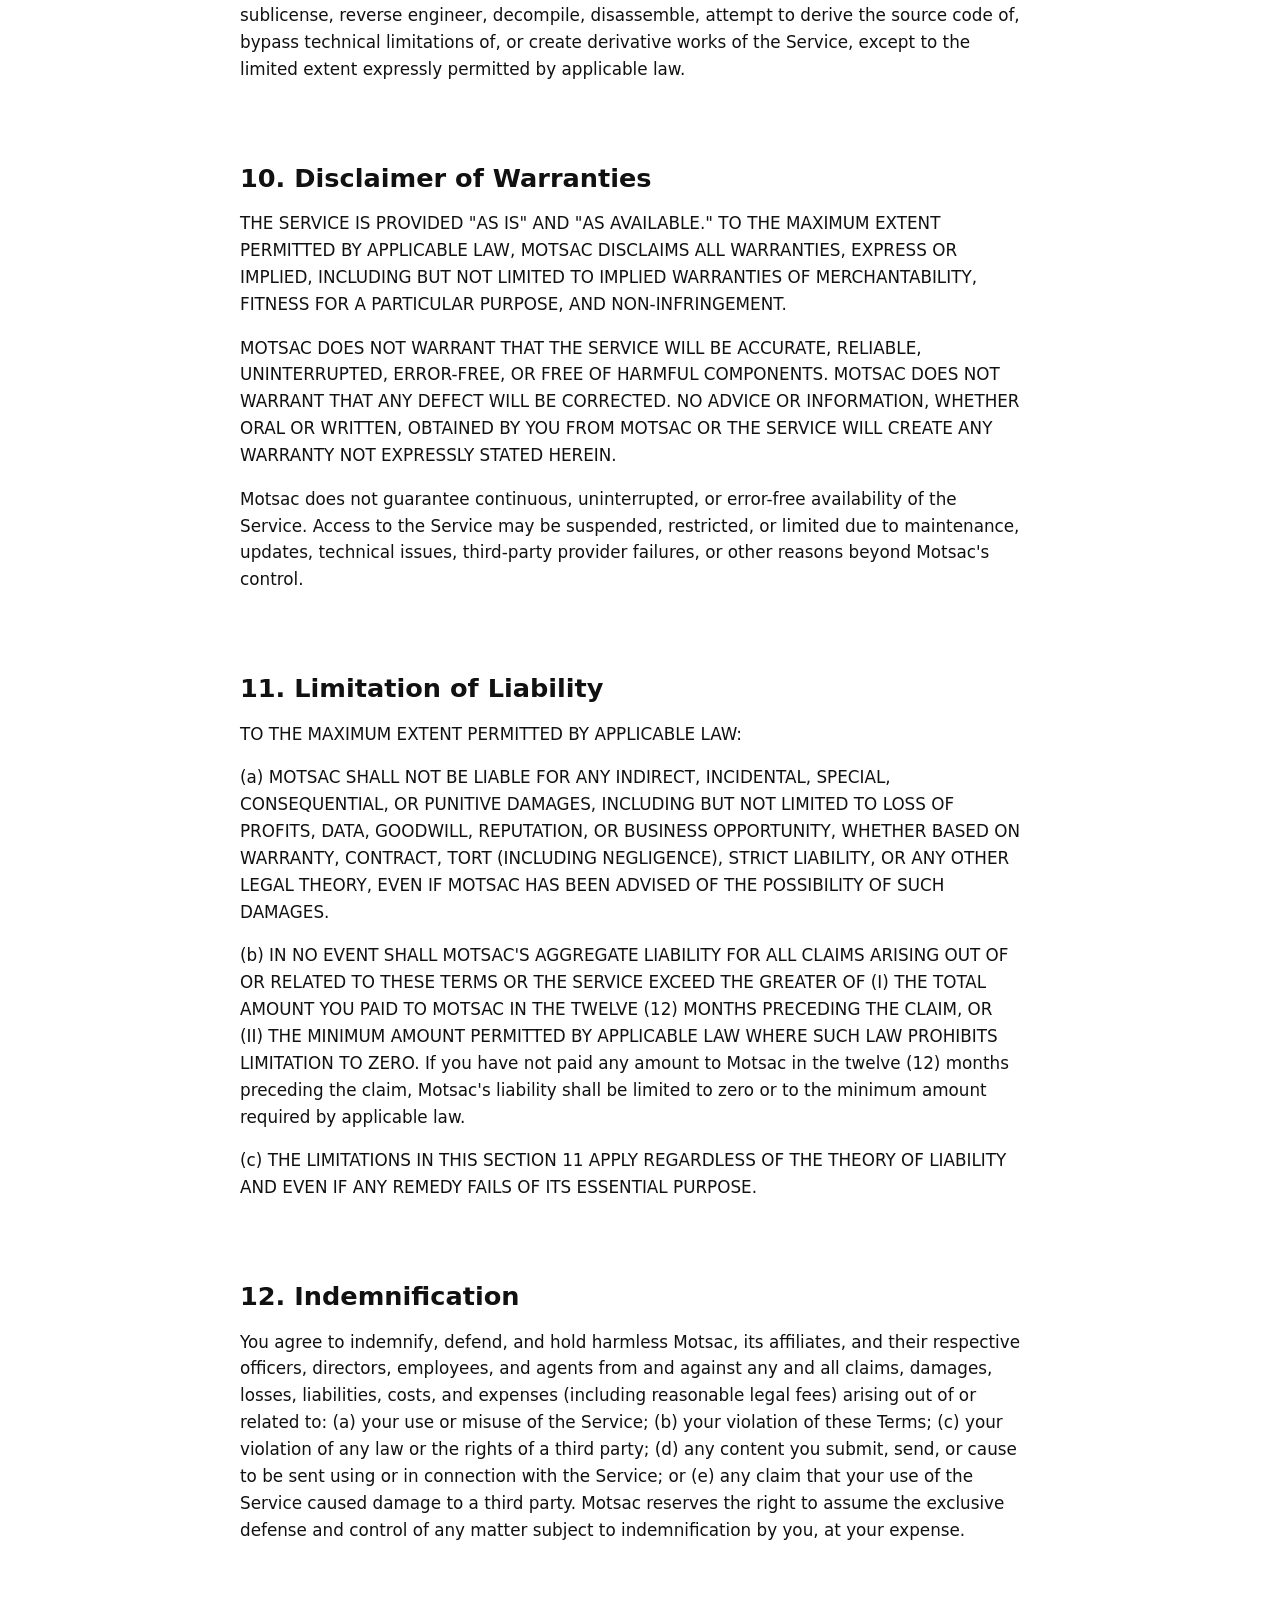
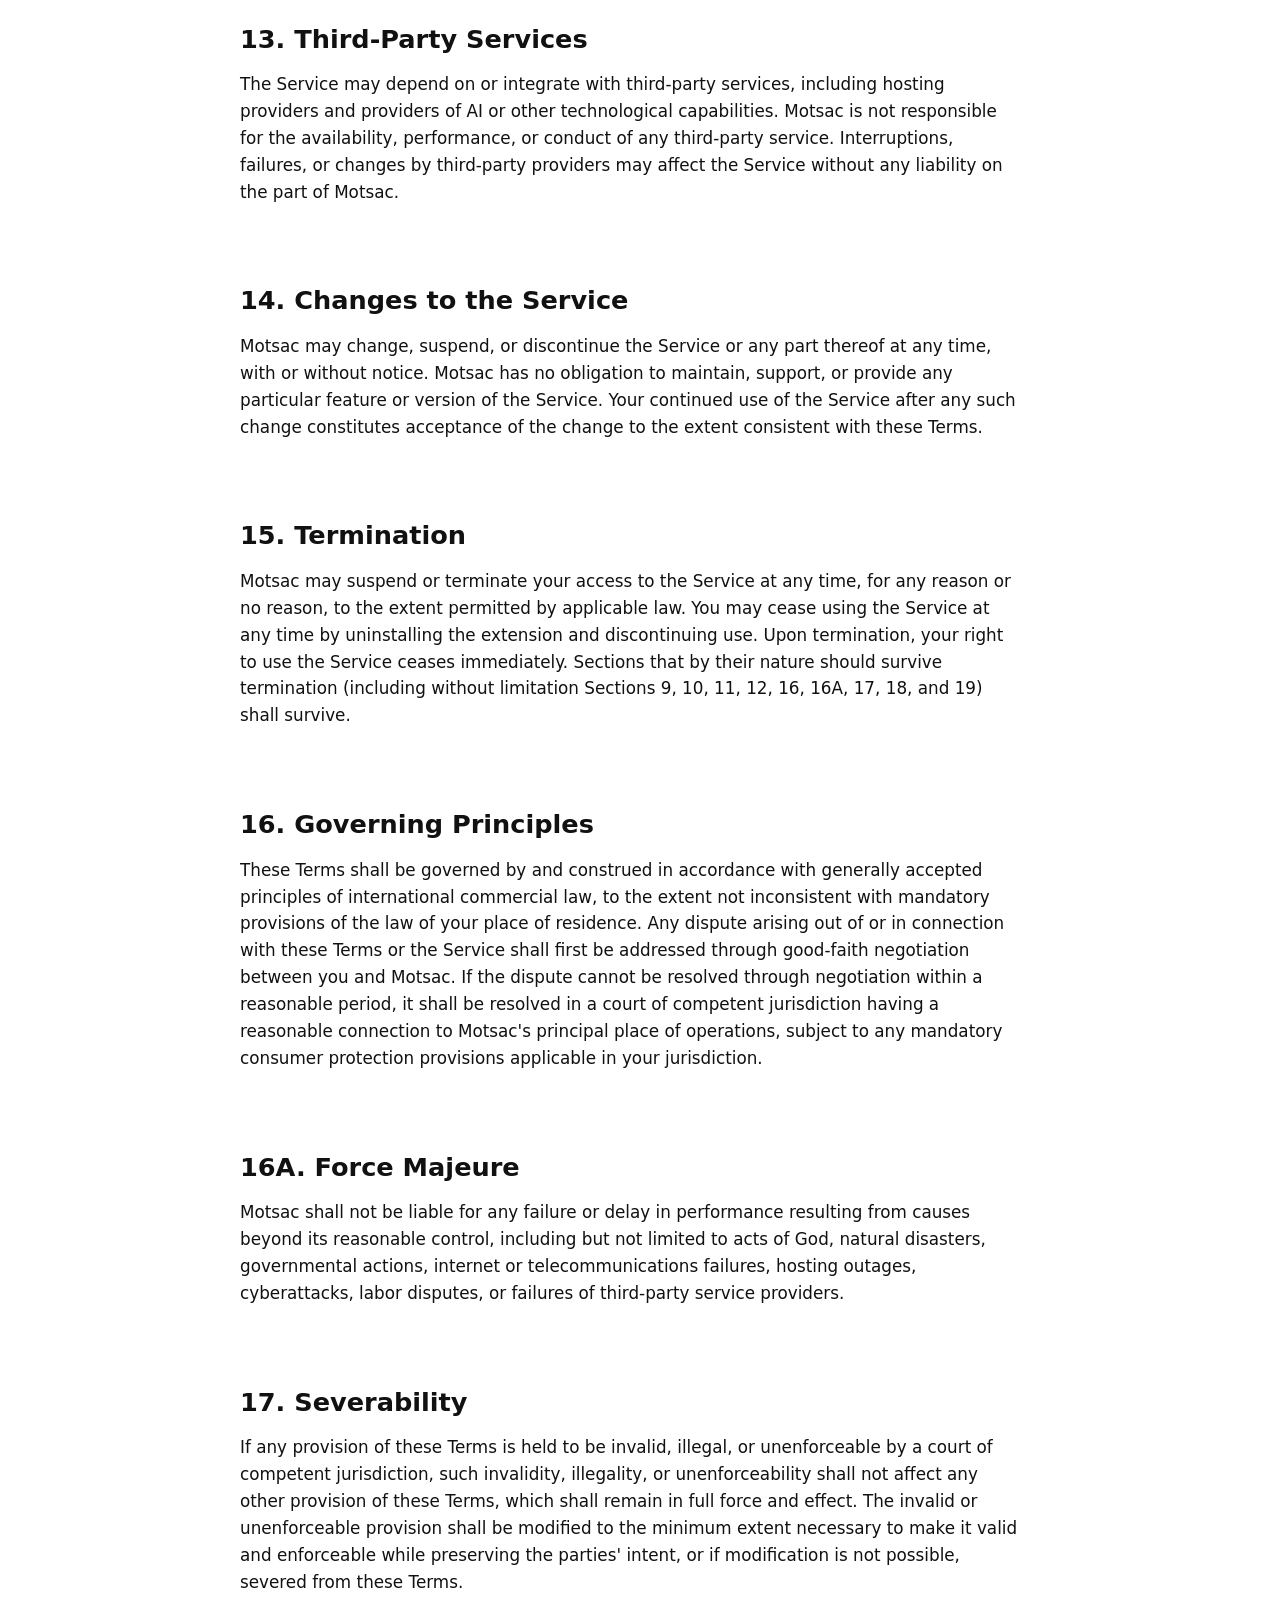
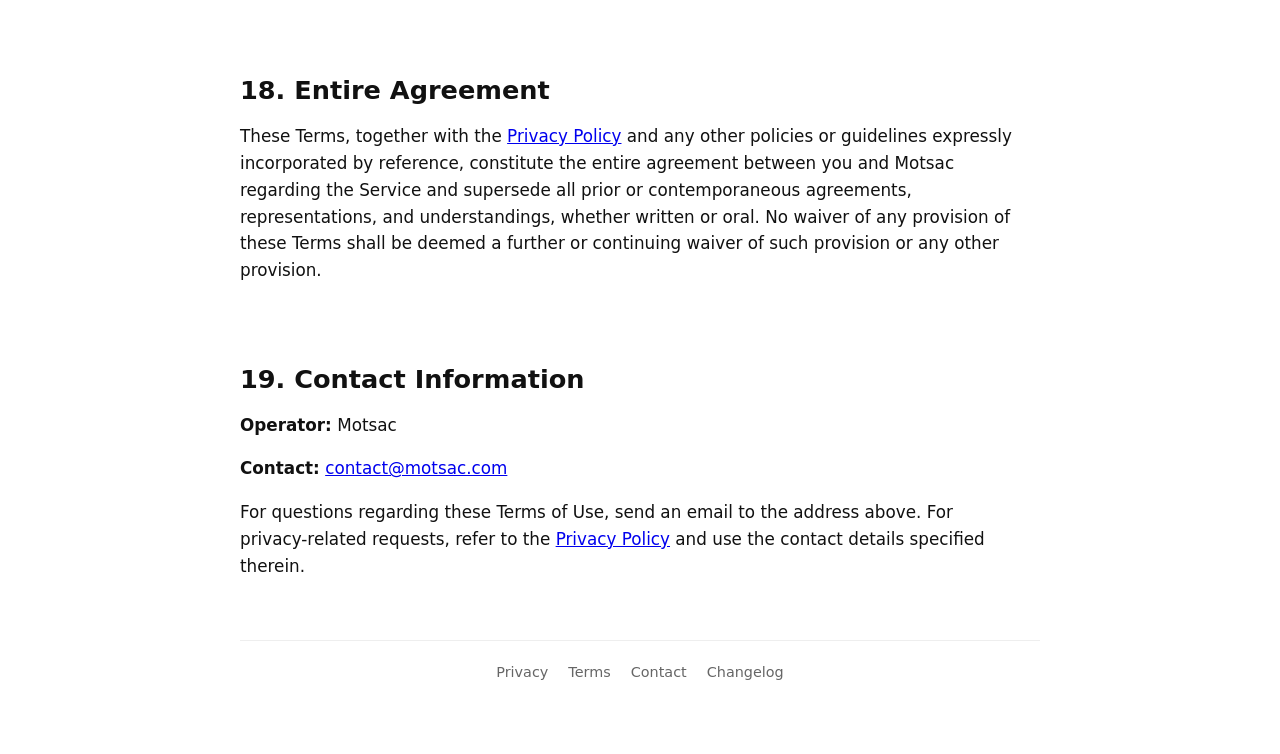
<file: terms/index.html>
<!DOCTYPE html>
<html lang="en">
<head>
  <meta charset="UTF-8" />
  <meta name="viewport" content="width=device-width, initial-scale=1.0" />
  <title>Terms of Use — Motsac</title>
  <meta name="description" content="Terms of Use for Motsac Chrome extension and website. Legal agreement for use of the Service.">
  <link rel="stylesheet" href="../styles.css?v=15">
  <script async src="https://www.googletagmanager.com/gtag/js?id=G-V90RZD0FSQ"></script>
  <script>
    window.dataLayer = window.dataLayer || [];
    function gtag(){dataLayer.push(arguments);}
    gtag('js', new Date());
    gtag('config', 'G-V90RZD0FSQ');
  </script>
  <style>
    .policy-section { margin-bottom: 2.5em; }
    .policy-section h2 { margin-top: 1.8em; margin-bottom: 0.5em; }
    .policy-section h3 { font-size: 1.1rem; margin-top: 1.2em; margin-bottom: 0.4em; }
    .toc { background:#f8f8f8; padding:1em 1.5em; border-radius:8px; margin:1.5em 0; }
    .toc ul { margin:0.3em 0; }
    .toc a { color:#111; text-decoration:none; }
    .toc a:hover { text-decoration:underline; }
    .version-block { color:#555; font-size:0.9rem; margin-top:0.5em; }
  </style>
</head>
<body>

  <header>
    <nav>
      <a href="/">Motsac</a>
      <a href="/how-it-works/">How it works</a>
      <a href="/examples/">Examples</a>
      <a href="/telegram/">Telegram</a>
      <a href="/install/">Install</a>
    </nav>
  </header>

  <main>
  <section id="hero">
    <h1>Terms of Use</h1>
    <p>Legal terms governing your use of the Motsac Chrome extension, website, and related services.</p>
    <p class="version-block"><strong>Version:</strong> 1.2 &middot; <strong>Effective date:</strong> 11 April 2026 &middot; <strong>Document ID:</strong> motsac-terms-v1.2</p>
  </section>

  <section id="toc">
    <h2>Table of contents</h2>
    <div class="toc">
      <ul>
        <li><a href="#acceptance">1. Acceptance of Terms</a></li>
        <li><a href="#description">2. Description of Service</a></li>
        <li><a href="#ai-output">3. Nature of AI Output</a></li>
        <li><a href="#no-advice">4. No Professional Advice</a></li>
        <li><a href="#user-responsibility">5. User Responsibility</a></li>
        <li><a href="#acceptable-use">6. Acceptable Use</a></li>
        <li><a href="#account">7. Account and Access</a></li>
        <li><a href="#freemium">8. Freemium and Paid Features</a></li>
        <li><a href="#ip">9. Intellectual Property</a></li>
        <li><a href="#warranties">10. Disclaimer of Warranties</a></li>
        <li><a href="#liability">11. Limitation of Liability</a></li>
        <li><a href="#indemnification">12. Indemnification</a></li>
        <li><a href="#third-party">13. Third-Party Services</a></li>
        <li><a href="#changes">14. Changes to the Service</a></li>
        <li><a href="#termination">15. Termination</a></li>
        <li><a href="#governing">16. Governing Principles</a></li>
        <li><a href="#force-majeure">16A. Force Majeure</a></li>
        <li><a href="#severability">17. Severability</a></li>
        <li><a href="#entire">18. Entire Agreement</a></li>
        <li><a href="#contact">19. Contact Information</a></li>
      </ul>
    </div>
  </section>

  <section id="acceptance" class="policy-section">
    <h2>1. Acceptance of Terms</h2>
    <p>By installing, accessing, or using the Motsac Chrome extension, associated website, or any related services ("Service"), you agree to be bound by these Terms of Use ("Terms"). If you do not agree to these Terms, you must not install, access, or use the Service. Your continued use of the Service after any change to these Terms constitutes your acceptance of the revised Terms.</p>
  </section>

  <section id="description" class="policy-section">
    <h2>2. Description of Service</h2>
    <p>Motsac is a Chrome extension that provides AI-generated communication suggestions in connection with messaging. The Service operates as a browser extension and may integrate with third-party messaging platforms. The Service processes visible conversation data only after you initiate analysis or a comparable explicit step. Data may be stored locally in your browser for review and editing. You can edit or remove content before submission. Data is sent to backend systems only after explicit user action. The extension does not monitor Telegram activity in the background and does not automatically transmit conversation data.</p>
    <p>The Service is offered on a freemium model: certain features are available free of charge, and additional or enhanced features may be available subject to payment or subscription. The scope of free and paid features may be described on the Service or in separate documentation and may change without notice.</p>
  </section>

  <section id="ai-output" class="policy-section">
    <h2>3. Nature of AI Output</h2>
    <p>The suggestions and other output generated by the Service are produced by automated, probabilistic systems. Such output may be inaccurate, incomplete, outdated, or inappropriate for your intended use. AI-generated content is not verified for factual correctness, legal compliance, or suitability for any particular context.</p>
    <p>You are solely responsible for reviewing all suggestions before use and for deciding whether to use, modify, or disregard them. Motsac does not guarantee that any suggestion will be effective, appropriate, or achieve any particular outcome. You assume all risk associated with relying on or using AI-generated content.</p>
    <p>Motsac does not guarantee improved negotiation outcomes, increased revenue, better relationships, reduced conflict, higher conversion rates, or any measurable personal or business performance improvement resulting from use of the Service.</p>
  </section>

  <section id="no-advice" class="policy-section">
    <h2>4. No Professional Advice</h2>
    <p>The Service does not provide legal, financial, tax, psychological, or other professional advice. Nothing in the Service or in any suggestion constitutes legal advice, financial advice, investment advice, or psychological or therapeutic advice. Use of the Service does not create an attorney-client, advisor-client, or similar relationship. Motsac does not guarantee any result in negotiations, disputes, or business or personal communications. You should seek advice from qualified professionals for any matter requiring such expertise.</p>
  </section>

  <section id="user-responsibility" class="policy-section">
    <h2>5. User Responsibility</h2>
    <p>You bear full responsibility for all communications you send or publish, whether or not you used suggestions provided by the Service. You are responsible for your business decisions, personal decisions, and all consequences arising from your use of the Service or from communications you send. Motsac is not responsible for any loss, damage, or liability resulting from your messages, actions, or decisions.</p>
    <p>You are responsible for reviewing any content before submitting it to the Service. You must ensure you have the right to share or process such content. You are responsible for removing or modifying personal or sensitive information where appropriate.</p>
  </section>

  <section id="acceptable-use" class="policy-section">
    <h2>6. Acceptable Use</h2>
    <p>You must not use the Service to:</p>
    <ul>
      <li>(a) harass, threaten, defame, or intimidate any person;</li>
      <li>(b) commit or facilitate fraud, deception, or coercion;</li>
      <li>(c) conduct or promote any illegal activity;</li>
      <li>(d) impersonate any person or entity or misrepresent your affiliation;</li>
      <li>(e) generate content intended to manipulate, deceive, or harm others;</li>
      <li>(f) infringe the intellectual property, privacy, or other rights of any third party;</li>
      <li>(g) violate any applicable law or regulation; or</li>
      <li>(h) use automated systems, bots, scripts, scraping tools, or other technological means to access, extract, replicate, or interact with the Service beyond its intended user interface; or</li>
      <li>(i) submit content that violates privacy, confidentiality, contractual obligations, or third-party rights.</li>
    </ul>
    <p>Motsac may suspend or terminate your access immediately if it reasonably believes you have breached this section, without prior notice where permitted by law.</p>
  </section>

  <section id="account" class="policy-section">
    <h2>7. Account and Access</h2>
    <p>Access to certain features may require authentication, including via Telegram or other means described by the Service. You are responsible for maintaining the confidentiality of your account credentials and for all activity that occurs under your account. You must notify Motsac promptly of any unauthorized access.</p>
    <p>Motsac may suspend or terminate your access to the Service, in whole or in part, at its sole discretion, with or without cause and with or without notice, to the extent permitted by applicable law.</p>
  </section>

  <section id="freemium" class="policy-section">
    <h2>8. Freemium and Paid Features</h2>
    <p>Free features may be changed, restricted, or discontinued at any time. Paid features, including subscriptions or one-time purchases, may be modified, replaced, or discontinued. Motsac does not guarantee the continued availability of any specific feature, whether free or paid.</p>
    <p>Fees paid for paid features are non-refundable except where required by applicable law. Where the law of your jurisdiction mandates a refund right, that right shall apply only to the extent and in the manner prescribed by such law.</p>
  </section>

  <section id="ip" class="policy-section">
    <h2>9. Intellectual Property</h2>
    <p>Motsac and its licensors retain all right, title, and interest in and to the Service, including all software, design, text, graphics, and other materials, and all intellectual property rights therein. You do not acquire any ownership rights by using the Service.</p>
    <p>You retain ownership of the content you input, prepare locally, or explicitly submit for processing. By using the Service, you grant Motsac a limited license to process such content solely for the purpose of providing the Service to you, in accordance with the <a href="/privacy/">Privacy Policy</a>.</p>
    <p>You are granted a limited, non-exclusive, non-transferable, revocable license to access and use the Service in accordance with these Terms. You may not copy, modify, distribute, sell, sublicense, reverse engineer, decompile, disassemble, attempt to derive the source code of, bypass technical limitations of, or create derivative works of the Service, except to the limited extent expressly permitted by applicable law.</p>
  </section>

  <section id="warranties" class="policy-section">
    <h2>10. Disclaimer of Warranties</h2>
    <p>THE SERVICE IS PROVIDED "AS IS" AND "AS AVAILABLE." TO THE MAXIMUM EXTENT PERMITTED BY APPLICABLE LAW, MOTSAC DISCLAIMS ALL WARRANTIES, EXPRESS OR IMPLIED, INCLUDING BUT NOT LIMITED TO IMPLIED WARRANTIES OF MERCHANTABILITY, FITNESS FOR A PARTICULAR PURPOSE, AND NON-INFRINGEMENT.</p>
    <p>MOTSAC DOES NOT WARRANT THAT THE SERVICE WILL BE ACCURATE, RELIABLE, UNINTERRUPTED, ERROR-FREE, OR FREE OF HARMFUL COMPONENTS. MOTSAC DOES NOT WARRANT THAT ANY DEFECT WILL BE CORRECTED. NO ADVICE OR INFORMATION, WHETHER ORAL OR WRITTEN, OBTAINED BY YOU FROM MOTSAC OR THE SERVICE WILL CREATE ANY WARRANTY NOT EXPRESSLY STATED HEREIN.</p>
    <p>Motsac does not guarantee continuous, uninterrupted, or error-free availability of the Service. Access to the Service may be suspended, restricted, or limited due to maintenance, updates, technical issues, third-party provider failures, or other reasons beyond Motsac's control.</p>
  </section>

  <section id="liability" class="policy-section">
    <h2>11. Limitation of Liability</h2>
    <p>TO THE MAXIMUM EXTENT PERMITTED BY APPLICABLE LAW:</p>
    <p>(a) MOTSAC SHALL NOT BE LIABLE FOR ANY INDIRECT, INCIDENTAL, SPECIAL, CONSEQUENTIAL, OR PUNITIVE DAMAGES, INCLUDING BUT NOT LIMITED TO LOSS OF PROFITS, DATA, GOODWILL, REPUTATION, OR BUSINESS OPPORTUNITY, WHETHER BASED ON WARRANTY, CONTRACT, TORT (INCLUDING NEGLIGENCE), STRICT LIABILITY, OR ANY OTHER LEGAL THEORY, EVEN IF MOTSAC HAS BEEN ADVISED OF THE POSSIBILITY OF SUCH DAMAGES.</p>
    <p>(b) IN NO EVENT SHALL MOTSAC'S AGGREGATE LIABILITY FOR ALL CLAIMS ARISING OUT OF OR RELATED TO THESE TERMS OR THE SERVICE EXCEED THE GREATER OF (I) THE TOTAL AMOUNT YOU PAID TO MOTSAC IN THE TWELVE (12) MONTHS PRECEDING THE CLAIM, OR (II) THE MINIMUM AMOUNT PERMITTED BY APPLICABLE LAW WHERE SUCH LAW PROHIBITS LIMITATION TO ZERO. If you have not paid any amount to Motsac in the twelve (12) months preceding the claim, Motsac's liability shall be limited to zero or to the minimum amount required by applicable law.</p>
    <p>(c) THE LIMITATIONS IN THIS SECTION 11 APPLY REGARDLESS OF THE THEORY OF LIABILITY AND EVEN IF ANY REMEDY FAILS OF ITS ESSENTIAL PURPOSE.</p>
  </section>

  <section id="indemnification" class="policy-section">
    <h2>12. Indemnification</h2>
    <p>You agree to indemnify, defend, and hold harmless Motsac, its affiliates, and their respective officers, directors, employees, and agents from and against any and all claims, damages, losses, liabilities, costs, and expenses (including reasonable legal fees) arising out of or related to: (a) your use or misuse of the Service; (b) your violation of these Terms; (c) your violation of any law or the rights of a third party; (d) any content you submit, send, or cause to be sent using or in connection with the Service; or (e) any claim that your use of the Service caused damage to a third party. Motsac reserves the right to assume the exclusive defense and control of any matter subject to indemnification by you, at your expense.</p>
  </section>

  <section id="third-party" class="policy-section">
    <h2>13. Third-Party Services</h2>
    <p>The Service may depend on or integrate with third-party services, including hosting providers and providers of AI or other technological capabilities. Motsac is not responsible for the availability, performance, or conduct of any third-party service. Interruptions, failures, or changes by third-party providers may affect the Service without any liability on the part of Motsac.</p>
  </section>

  <section id="changes" class="policy-section">
    <h2>14. Changes to the Service</h2>
    <p>Motsac may change, suspend, or discontinue the Service or any part thereof at any time, with or without notice. Motsac has no obligation to maintain, support, or provide any particular feature or version of the Service. Your continued use of the Service after any such change constitutes acceptance of the change to the extent consistent with these Terms.</p>
  </section>

  <section id="termination" class="policy-section">
    <h2>15. Termination</h2>
    <p>Motsac may suspend or terminate your access to the Service at any time, for any reason or no reason, to the extent permitted by applicable law. You may cease using the Service at any time by uninstalling the extension and discontinuing use. Upon termination, your right to use the Service ceases immediately. Sections that by their nature should survive termination (including without limitation Sections 9, 10, 11, 12, 16, 16A, 17, 18, and 19) shall survive.</p>
  </section>

  <section id="governing" class="policy-section">
    <h2>16. Governing Principles</h2>
    <p>These Terms shall be governed by and construed in accordance with generally accepted principles of international commercial law, to the extent not inconsistent with mandatory provisions of the law of your place of residence. Any dispute arising out of or in connection with these Terms or the Service shall first be addressed through good-faith negotiation between you and Motsac. If the dispute cannot be resolved through negotiation within a reasonable period, it shall be resolved in a court of competent jurisdiction having a reasonable connection to Motsac's principal place of operations, subject to any mandatory consumer protection provisions applicable in your jurisdiction.</p>
  </section>

  <section id="force-majeure" class="policy-section">
    <h2>16A. Force Majeure</h2>
    <p>Motsac shall not be liable for any failure or delay in performance resulting from causes beyond its reasonable control, including but not limited to acts of God, natural disasters, governmental actions, internet or telecommunications failures, hosting outages, cyberattacks, labor disputes, or failures of third-party service providers.</p>
  </section>

  <section id="severability" class="policy-section">
    <h2>17. Severability</h2>
    <p>If any provision of these Terms is held to be invalid, illegal, or unenforceable by a court of competent jurisdiction, such invalidity, illegality, or unenforceability shall not affect any other provision of these Terms, which shall remain in full force and effect. The invalid or unenforceable provision shall be modified to the minimum extent necessary to make it valid and enforceable while preserving the parties' intent, or if modification is not possible, severed from these Terms.</p>
  </section>

  <section id="entire" class="policy-section">
    <h2>18. Entire Agreement</h2>
    <p>These Terms, together with the <a href="/privacy/">Privacy Policy</a> and any other policies or guidelines expressly incorporated by reference, constitute the entire agreement between you and Motsac regarding the Service and supersede all prior or contemporaneous agreements, representations, and understandings, whether written or oral. No waiver of any provision of these Terms shall be deemed a further or continuing waiver of such provision or any other provision.</p>
  </section>

  <section id="contact" class="policy-section">
    <h2>19. Contact Information</h2>
    <p><strong>Operator:</strong> Motsac</p>
    <p><strong>Contact:</strong> <a href="mailto:contact@motsac.com">contact@motsac.com</a></p>
    <p>For questions regarding these Terms of Use, send an email to the address above. For privacy-related requests, refer to the <a href="/privacy/">Privacy Policy</a> and use the contact details specified therein.</p>
  </section>
  </main>

  <footer>
    <nav>
      <a href="/privacy/">Privacy</a>
      <a href="/terms/">Terms</a>
      <a href="/contact/">Contact</a>
      <a href="/changelog/">Changelog</a>
    </nav>
  </footer>

</body>
</html>
</file>
<file: styles.css>
body {
  font-family: system-ui, sans-serif;
  line-height: 1.6;
  color: #111;
  background: #fff;
  margin: 0;
  padding: 0;
}
section {
  max-width: 800px;
  margin: 80px auto;
  padding: 0 20px;
}
h1, h2 {
  font-weight: 700;
  line-height: 1.2;
  margin-bottom: 0.6em;
}
h1 {
  font-size: 2.4rem;
  text-transform: uppercase;
}
h2 {
  font-size: 1.6rem;
  margin-top: 2em;
}
p, li {
  font-size: 1.05rem;
  margin-bottom: 0.8em;
}
ul {
  padding-left: 1.2em;
}
.buttons a {
  display: inline-block;
  padding: 10px 20px;
  margin: 6px 8px 0 0;
  border-radius: 6px;
  text-decoration: none;
  font-weight: 600;
}
.primary { background:#000; color:#fff; }
.primary.disabled { background:#ccc; color:#666; cursor:not-allowed; pointer-events:none; }
.secondary { background:#eee; color:#000; }
.columns {
  display: flex;
  flex-wrap: wrap;
  gap: 20px;
}
.columns div {
  flex: 1 1 220px;
  background: #f8f8f8;
  padding: 15px;
  border-radius: 8px;
}
.usecases div {
  background:#f8f8f8;
  padding:12px 16px;
  border-radius:6px;
  margin-bottom:10px;
}
small { display:block; margin-top:10px; color:#555; }
.channels {
  margin-top:14px;
  display:flex;
  gap:14px;
  font-size:0.95rem;
}
.channels a {
  text-decoration:none;
  color:#111;
  opacity:0.7;
}
.channels a:hover { opacity:1; }
header {
  max-width: 800px;
  margin: 0 auto;
  padding: 20px 0;
  border-bottom: 1px solid #eee;
}
header nav {
  display: flex;
  gap: 20px;
  flex-wrap: wrap;
}
header nav a {
  text-decoration: none;
  color: #111;
  font-weight: 500;
}
header nav a:hover {
  opacity: 0.7;
}
footer {
  max-width: 800px;
  margin: 60px auto 40px;
  padding: 20px 0;
  border-top: 1px solid #eee;
  text-align: center;
  font-size: 0.9rem;
  color: #666;
}
footer nav {
  display: flex;
  gap: 20px;
  justify-content: center;
  flex-wrap: wrap;
  margin-bottom: 10px;
}
footer nav a {
  text-decoration: none;
  color: #666;
}
footer nav a:hover {
  color: #111;
}
ol {
  padding-left: 1.5em;
}
ol li {
  margin-bottom: 0.8em;
}
main {
  position: relative;
  max-width: 800px;
  margin: 0 auto;
}
main section {
  padding-left: 0;
}
</file>
